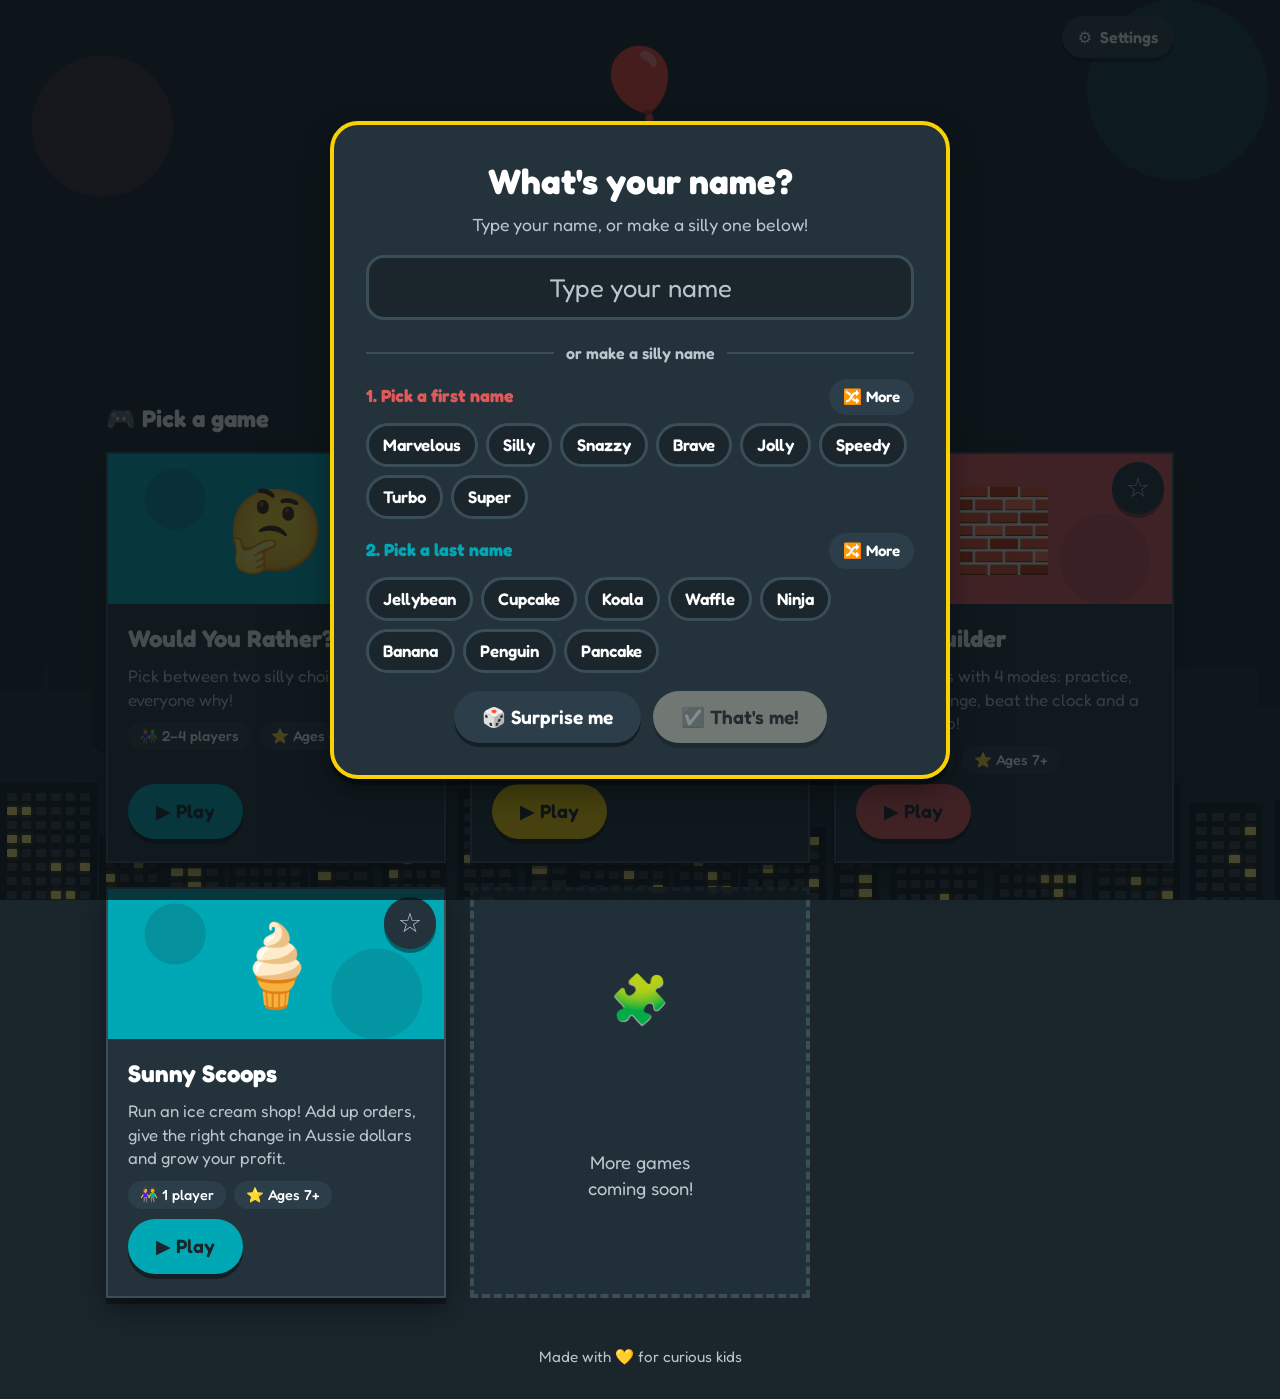
<file: index.html>
<!DOCTYPE html>
<html lang="en">
<head>
  <meta charset="UTF-8" />
  <meta name="viewport" content="width=device-width, initial-scale=1, viewport-fit=cover" />
  <meta name="theme-color" content="#1A252C" />
  <script src="assets/theme.js"></script>
  <script src="assets/sound.js"></script>
  <title>Kids Game Zone</title>
  <link rel="preconnect" href="https://fonts.googleapis.com" />
  <link rel="preconnect" href="https://fonts.gstatic.com" crossorigin />
  <link href="https://fonts.googleapis.com/css2?family=Fredoka:wght@400;500;600;700&display=swap" rel="stylesheet" />
  <link rel="stylesheet" href="assets/portal.css" />
  <style>
    header {
      text-align: center;
      padding: 48px 0 24px;
    }
    .logo {
      font-size: clamp(3rem, 10vw, 5rem);
      line-height: 1;
      display: inline-block;
      animation: bob 3s ease-in-out infinite;
    }
    h1 {
      margin: 12px 0 8px;
      font-size: clamp(2.2rem, 7vw, 3.6rem);
      font-weight: 700;
      letter-spacing: 0.5px;
    }
    h1 span:nth-child(1) { color: var(--coral); }
    h1 span:nth-child(2) { color: var(--yellow); }
    h1 span:nth-child(3) { color: var(--teal); }
    .tagline {
      margin: 0;
      font-size: clamp(1.1rem, 3.5vw, 1.4rem);
      color: var(--ink-soft);
    }
    .section-title {
      font-size: 1.5rem;
      margin: 32px 0 16px;
    }
    .games {
      display: grid;
      grid-template-columns: repeat(auto-fill, minmax(260px, 1fr));
      gap: 24px;
      padding-bottom: 48px;
    }
    .game-card {
      position: relative;
      min-width: 0;
      display: flex;
      flex-direction: column;
      background: var(--surface);
      border: 2px solid var(--line);
      border-radius: var(--radius);
      box-shadow: var(--shadow);
      text-decoration: none;
      color: inherit;
      overflow: hidden;
      transition: transform 0.15s ease;
    }
    .card-wrap { position: relative; display: flex; transition: transform 0.15s ease; }
    .card-wrap > .game-card { flex: 1; }
    .card-wrap:hover { transform: translateY(-4px) rotate(-0.5deg); }
    .card-wrap:has(.game-card:active) { transform: scale(0.98); }
    .fav {
      position: absolute; top: 10px; right: 10px; z-index: 1;
      width: 52px; height: 52px;
      display: grid; place-items: center;
      border: none; border-radius: 50%;
      background: var(--surface);
      color: var(--ink-soft);
      font-size: 1.7rem; line-height: 1;
      box-shadow: 0 4px 0 var(--press);
      transition: transform .12s ease, background-color .15s;
    }
    .fav:active { transform: scale(.9); }
    .fav[aria-pressed="true"] { background: var(--yellow); color: var(--on-yellow); }
    .fav[aria-pressed="true"] .star { animation: starPop .35s ease; }
    .fav-badge {
      position: absolute; top: 12px; left: 12px;
      background: var(--yellow); color: var(--on-yellow);
      font-size: .9rem; font-weight: 600;
      padding: 4px 12px; border-radius: 999px;
    }
    .game-art {
      height: 150px;
      display: grid;
      place-items: center;
      font-size: 5rem;
      background: var(--game-color);
      background-image: radial-gradient(circle at 20% 30%, rgba(26,37,44,.18) 0 30px, transparent 31px),
                        radial-gradient(circle at 80% 70%, rgba(26,37,44,.14) 0 45px, transparent 46px);
    }
    .game-body { padding: 18px 20px 22px; display: flex; flex-direction: column; gap: 10px; flex: 1; }
    .game-body h3 { margin: 0; font-size: 1.5rem; }
    .game-body p { margin: 0; color: var(--ink-soft); font-size: 1.05rem; }
    .tags { display: flex; gap: 8px; flex-wrap: wrap; }
    .tag {
      font-size: 0.9rem;
      background: var(--surface-2);
      color: var(--ink);
      padding: 4px 12px;
      border-radius: 999px;
      font-weight: 500;
    }
    .play {
      margin-top: auto;
      align-self: flex-start;
      background: var(--game-color);
      color: var(--game-on);
    }
    .coming-soon {
      display: grid;
      place-items: center;
      text-align: center;
      min-height: 280px;
      border: 4px dashed var(--line);
      border-radius: var(--radius);
      background: color-mix(in srgb, var(--surface) 88%, transparent);
      color: var(--ink-soft);
      font-size: 1.15rem;
      padding: 24px;
    }
    .coming-soon div { font-size: 3rem; }
    footer { text-align: center; color: var(--ink-soft); padding: 0 0 32px; font-size: 0.95rem; }

    /* ---------- Greeting ---------- */
    .hello {
      display: inline-flex; align-items: center; flex-wrap: wrap; justify-content: center;
      gap: 10px 14px;
      margin-top: 20px;
      padding: 10px 12px 10px 20px;
      background: var(--surface);
      border: 2px solid var(--line);
      border-radius: 999px;
      font-size: clamp(1.15rem, 3.8vw, 1.4rem);
      font-weight: 600;
      max-width: 100%;
    }
    .hello b { color: var(--yellow); overflow-wrap: anywhere; }

    /* ---------- Name dialog ---------- */
    .overlay {
      position: fixed; inset: 0; z-index: 50;
      background: var(--overlay);
      display: grid; place-items: center;
      padding: 16px;
      overflow-y: auto;
    }
    .overlay[hidden] { display: none; }
    .name-box {
      position: relative;
      width: 100%; max-width: 620px;
      background: var(--surface);
      border: 4px solid var(--yellow);
      border-radius: 28px;
      box-shadow: var(--shadow);
      padding: clamp(20px, 4vw, 32px);
      text-align: center;
      animation: popIn .3s cubic-bezier(.3,1.5,.5,1);
    }
    .name-box h2 { margin: 0 0 6px; font-size: clamp(1.6rem, 5.5vw, 2.2rem); }
    .name-box .sub { margin: 0 0 18px; color: var(--ink-soft); font-size: 1.1rem; }
    .close-x {
      position: absolute; top: 12px; right: 12px;
      width: 44px; height: 44px; border-radius: 50%;
      border: none; background: var(--surface-2); color: var(--ink);
      font-size: 1.3rem;
    }
    .name-input {
      width: 100%;
      font-size: clamp(1.3rem, 4.5vw, 1.6rem);
      font-weight: 600;
      text-align: center;
      padding: 14px 16px;
      border-radius: 18px;
      border: 3px solid var(--line);
      background: var(--bg);
      color: var(--ink);
    }
    .name-input:focus { outline: none; border-color: var(--yellow); }
    .name-input::placeholder { color: var(--ink-soft); font-weight: 400; }
    .divider { display: flex; align-items: center; gap: 12px; margin: 22px 0 14px; color: var(--ink-soft); font-weight: 600; }
    .divider::before, .divider::after { content: ""; flex: 1; height: 2px; background: var(--line); }
    .word-group { margin-bottom: 14px; text-align: left; }
    .word-head { display: flex; align-items: center; justify-content: space-between; gap: 8px; margin-bottom: 8px; }
    .word-head h3 { margin: 0; font-size: 1.1rem; }
    .word-group.first h3 { color: var(--coral); }
    .word-group.last h3 { color: var(--teal); }
    .more { border: none; background: var(--surface-2); color: var(--ink); border-radius: 999px; padding: 6px 14px; font-size: .95rem; font-weight: 600; min-height: 36px; }
    .words { display: flex; flex-wrap: wrap; gap: 8px; }
    .word {
      border: 3px solid var(--line);
      background: var(--bg);
      color: var(--ink);
      border-radius: 999px;
      padding: 8px 14px;
      font-size: 1.05rem;
      font-weight: 600;
      min-height: 44px;
      transition: transform .1s ease;
    }
    .word:active { transform: scale(.94); }
    .word-group.first .word.on { background: var(--coral); border-color: var(--coral); color: var(--on-coral); }
    .word-group.last .word.on { background: var(--teal); border-color: var(--teal); color: var(--on-teal); }
    .name-actions { display: flex; gap: 12px; justify-content: center; flex-wrap: wrap; margin-top: 18px; }
    /* ---------- Settings button (assets/settings.js) sits at the top right ---------- */
    header { position: relative; }
    .header-actions { position: absolute; top: 16px; right: 0; display: flex; gap: 8px; }
    @media (max-width: 520px) {
      header { padding-top: 64px; }
      .header-actions { top: 12px; }
    }

    @keyframes starPop { 0% { transform: scale(.4); } 70% { transform: scale(1.3); } 100% { transform: scale(1); } }
    @keyframes popIn { from { transform: scale(.85); opacity: 0; } to { transform: none; opacity: 1; } }
    @keyframes bob { 0%,100% { transform: translateY(0) rotate(-4deg);} 50% { transform: translateY(-10px) rotate(4deg);} }
  </style>
</head>
<body>
  <div class="wrap">
    <header>
      <div class="header-actions" data-settings-slot></div>
      <div class="logo" aria-hidden="true">🎈</div>
      <h1><span>Kids</span> <span>Game</span> <span>Zone</span></h1>
      <p class="tagline">Fun games to play together with family and friends!</p>
      <div class="hello" id="hello" hidden>
        <span>👋 Hi, <b id="helloName"></b>!</span>
        <button type="button" class="btn ghost small" id="changeName">✏️ Change name</button>
      </div>
    </header>

    <main>
      <h2 class="section-title">🎮 Pick a game</h2>
      <div class="games" id="games"></div>
    </main>

    <footer>Made with 💛 for curious kids</footer>
  </div>

  <!-- Name picker -->
  <div class="overlay" id="nameOverlay" hidden>
    <div class="name-box" role="dialog" aria-modal="true" aria-labelledby="nameTitle">
      <button type="button" class="close-x" id="nameClose" aria-label="Close">✕</button>
      <h2 id="nameTitle">What's your name?</h2>
      <p class="sub">Type your name, or make a silly one below!</p>
      <input class="name-input" id="nameInput" type="text" autocomplete="off" placeholder="Type your name" aria-label="Your name" />

      <div class="divider">or make a silly name</div>

      <div class="word-group first">
        <div class="word-head"><h3>1. Pick a first name</h3><button type="button" class="more" data-more="first">🔀 More</button></div>
        <div class="words" id="firstWords"></div>
      </div>
      <div class="word-group last">
        <div class="word-head"><h3>2. Pick a last name</h3><button type="button" class="more" data-more="last">🔀 More</button></div>
        <div class="words" id="lastWords"></div>
      </div>

      <div class="name-actions">
        <button type="button" class="btn ghost" id="surprise">🎲 Surprise me</button>
        <button type="button" class="btn yellow" id="saveName" disabled>✅ That's me!</button>
      </div>
    </div>
  </div>

  <script src="games.js"></script>
  <script src="assets/names.js"></script>
  <script src="assets/player.js"></script>
  <script>
    (function () {
      const grid = document.getElementById("games");
      const esc = (s) => String(s).replace(/[&<>"']/g, (c) => ({ "&": "&amp;", "<": "&lt;", ">": "&gt;", '"': "&quot;", "'": "&#39;" }[c]));
      const games = window.PORTAL_GAMES || [];
      // "yellow", "coral" and "teal" follow the chosen color theme
      const gameColors = (c) => ["yellow", "coral", "teal"].includes(c)
        ? `--game-color:var(--${c});--game-on:var(--on-${c})`
        : `--game-color:${esc(c || "var(--teal)")};--game-on:#1A252C`;
      // Favourite games (saved per device) are shown first, then the rest, each in games.js order.
      const FAV_KEY = "kgz.favourites";
      function loadFavs() {
        try {
          const v = JSON.parse(localStorage.getItem(FAV_KEY) || "[]");
          return Array.isArray(v) ? v.filter((x) => typeof x === "string") : [];
        } catch (e) { return []; }
      }
      function saveFavs(list) {
        try { localStorage.setItem(FAV_KEY, JSON.stringify(list)); } catch (e) { /* storage blocked */ }
      }
      let favs = loadFavs();

      function card(g) {
        const on = favs.includes(g.url);
        const label = (on ? "Remove " : "Add ") + g.title + (on ? " from favourites" : " to favourites");
        return `
        <div class="card-wrap">
        <a class="game-card" href="${esc(g.url)}" style="${gameColors(g.color)}">
          ${on ? `<span class="fav-badge">⭐ Favourite</span>` : ""}
          <div class="game-art" aria-hidden="true">${esc(g.emoji || "🎲")}</div>
          <div class="game-body">
            <h3>${esc(g.title)}</h3>
            <p>${esc(g.description)}</p>
            <div class="tags">
              ${g.players ? `<span class="tag">👫 ${esc(g.players)}</span>` : ""}
              ${g.age ? `<span class="tag">⭐ ${esc(g.age)}</span>` : ""}
            </div>
            <span class="btn play">▶ Play</span>
          </div>
        </a>
        <button type="button" class="fav" data-url="${esc(g.url)}" aria-pressed="${on}" aria-label="${esc(label)}" title="${on ? "Favourite" : "Mark as favourite"}"><span class="star" aria-hidden="true">${on ? "★" : "☆"}</span></button>
        </div>`;
      }

      function render(focusUrl) {
        const sorted = games.filter((g) => favs.includes(g.url)).concat(games.filter((g) => !favs.includes(g.url)));
        grid.innerHTML = sorted.map(card).join("") + `
        <div class="coming-soon"><div>🧩</div><p>More games<br>coming soon!</p></div>`;
        if (focusUrl) {
          const b = Array.from(grid.querySelectorAll(".fav")).find((x) => x.dataset.url === focusUrl);
          if (b) b.focus();
        }
      }

      grid.addEventListener("click", (e) => {
        const b = e.target.closest(".fav");
        if (!b) return;
        const url = b.dataset.url;
        favs = favs.includes(url) ? favs.filter((x) => x !== url) : favs.concat(url);
        saveFavs(favs);
        render(url);
      });
      render();
    })();

    /* ---------- Player name ---------- */
    (function () {
      const $ = (id) => document.getElementById(id);
      const lists = window.SILLY_NAMES || { first: [], last: [] };
      const SHOW = 8;
      const picked = { first: "", last: "" };
      const offset = { first: 0, last: 0 };
      const pools = {
        first: shuffle(lists.first),
        last: shuffle(lists.last)
      };
      const input = $("nameInput");
      input.maxLength = PlayerName.MAX;

      function shuffle(a) {
        a = a.slice();
        for (let i = a.length - 1; i > 0; i--) { const j = Math.floor(Math.random() * (i + 1)); [a[i], a[j]] = [a[j], a[i]]; }
        return a;
      }

      function renderWords(part) {
        const box = $(part + "Words");
        const pool = pools[part];
        const shown = [];
        for (let i = 0; i < Math.min(SHOW, pool.length); i++) shown.push(pool[(offset[part] + i) % pool.length]);
        if (picked[part] && !shown.includes(picked[part])) shown[0] = picked[part];
        box.innerHTML = "";
        shown.forEach((w) => {
          const b = document.createElement("button");
          b.type = "button";
          b.className = "word" + (w === picked[part] ? " on" : "");
          b.textContent = w;
          b.setAttribute("aria-pressed", String(w === picked[part]));
          b.addEventListener("click", () => {
            picked[part] = picked[part] === w ? "" : w;
            input.value = [picked.first, picked.last].filter(Boolean).join(" ");
            renderWords(part);
            updateSave();
          });
          box.appendChild(b);
        });
      }

      document.querySelectorAll(".more").forEach((btn) => {
        btn.addEventListener("click", () => {
          const part = btn.dataset.more;
          offset[part] = (offset[part] + SHOW) % Math.max(1, pools[part].length);
          renderWords(part);
        });
      });

      $("surprise").addEventListener("click", () => {
        const pick = (a) => a[Math.floor(Math.random() * a.length)];
        picked.first = pick(lists.first);
        picked.last = pick(lists.last);
        input.value = picked.first + " " + picked.last;
        renderWords("first");
        renderWords("last");
        updateSave();
      });

      input.addEventListener("input", () => {
        // typing your own name clears the silly-name picks
        if (input.value !== [picked.first, picked.last].filter(Boolean).join(" ")) {
          picked.first = picked.last = "";
          renderWords("first");
          renderWords("last");
        }
        updateSave();
      });
      input.addEventListener("keydown", (e) => {
        if (e.key !== "Enter") return;
        e.preventDefault(); // stop the same key press from re-opening the dialog
        if (!$("saveName").disabled) save();
      });

      function updateSave() { $("saveName").disabled = !input.value.trim(); }

      function open() {
        const current = PlayerName.get();
        input.value = current;
        picked.first = picked.last = "";
        renderWords("first");
        renderWords("last");
        updateSave();
        $("nameClose").hidden = !current; // first visit: a name is needed
        $("nameOverlay").hidden = false;
        document.body.style.overflow = "hidden";
      }
      function close() {
        $("nameOverlay").hidden = true;
        document.body.style.overflow = "";
        $("changeName").focus();
      }
      function save() {
        const name = PlayerName.set(input.value);
        if (!name) return;
        showHello(name);
        close();
      }
      function showHello(name) {
        $("helloName").textContent = name;
        $("hello").hidden = false;
      }

      $("saveName").addEventListener("click", save);
      $("nameClose").addEventListener("click", close);
      $("changeName").addEventListener("click", open);
      document.addEventListener("keydown", (e) => {
        if (e.key === "Escape" && !$("nameOverlay").hidden && !$("nameClose").hidden) close();
      });

      const saved = PlayerName.get();
      if (saved) showHello(saved); else open();
    })();
  </script>
  <script src="assets/music.js"></script>
  <script src="assets/settings.js"></script>
  <script src="assets/skyline.js"></script>
</body>
</html>
</file>
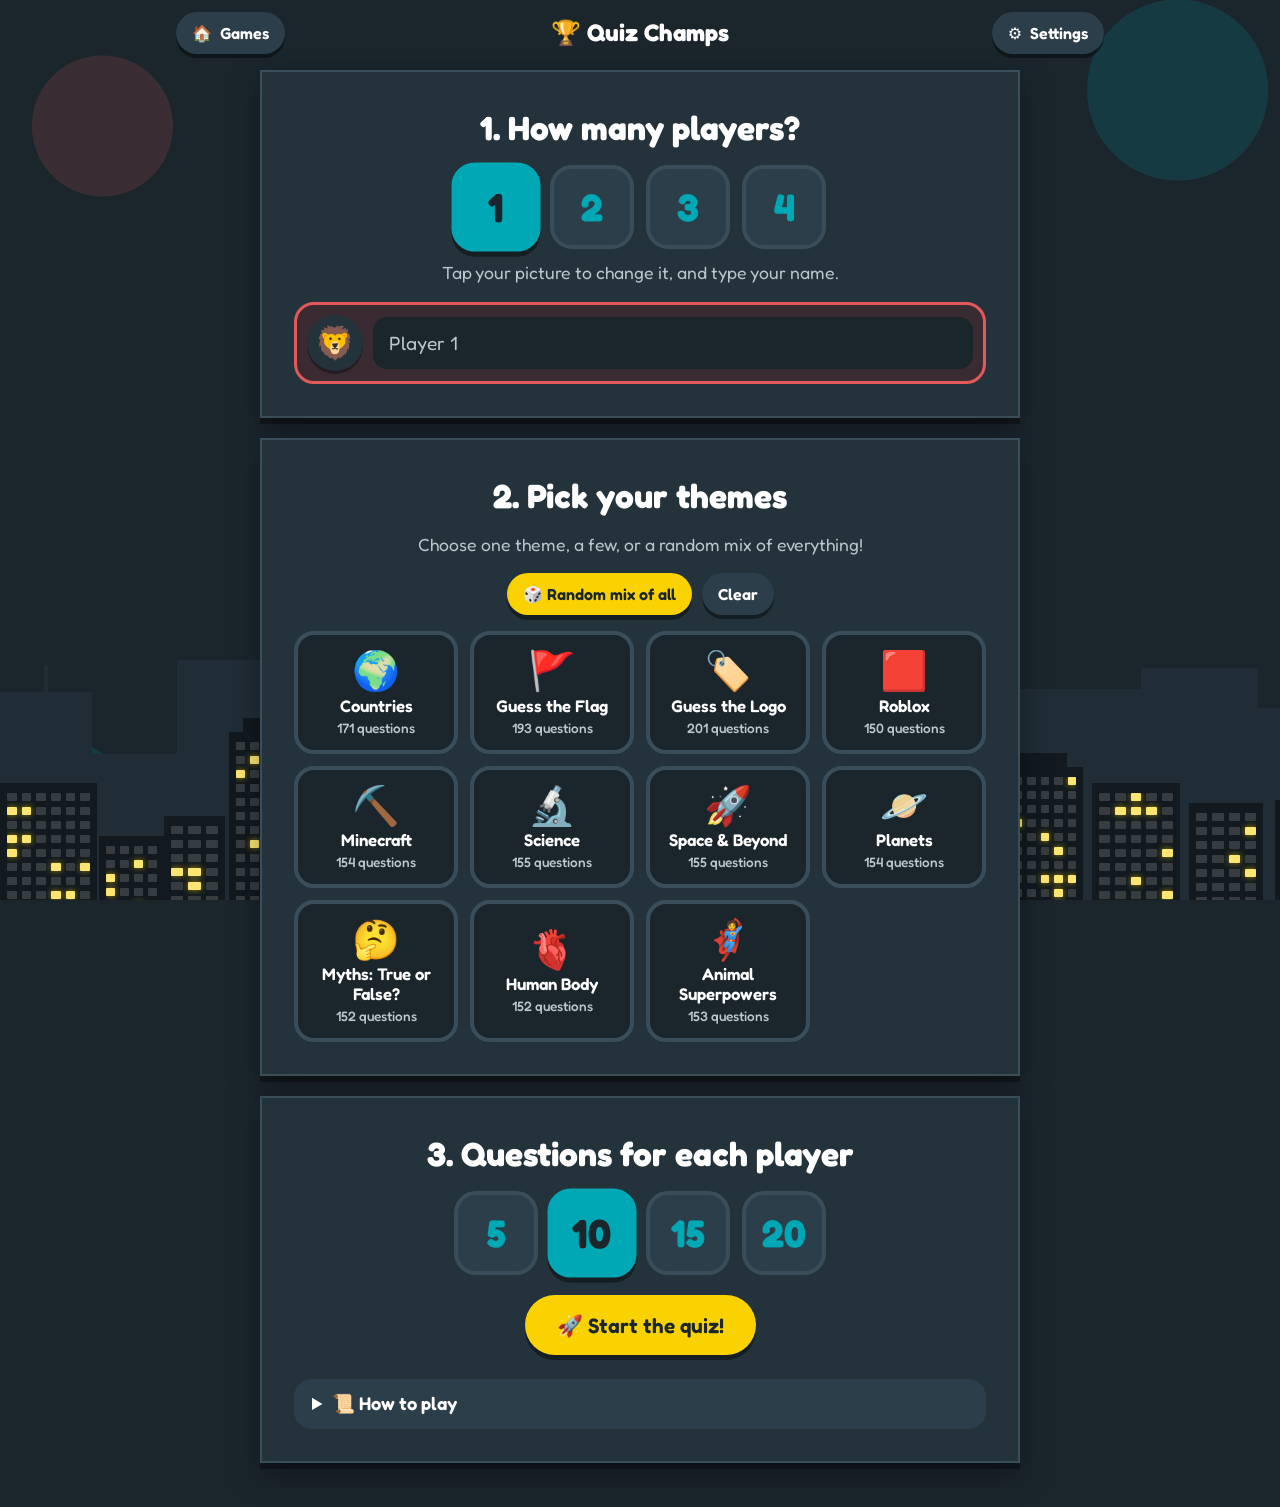
<file: games/quiz/index.html>
<!DOCTYPE html>
<html lang="en">
<head>
  <meta charset="UTF-8" />
  <meta name="viewport" content="width=device-width, initial-scale=1, viewport-fit=cover" />
  <meta name="theme-color" content="#1A252C" />
  <script src="../../assets/theme.js"></script>
  <script src="../../assets/sound.js"></script>
  <title>Quiz Champs</title>
  <link rel="preconnect" href="https://fonts.googleapis.com" />
  <link rel="preconnect" href="https://fonts.gstatic.com" crossorigin />
  <link href="https://fonts.googleapis.com/css2?family=Fredoka:wght@400;500;600;700&display=swap" rel="stylesheet" />
  <link rel="stylesheet" href="../../assets/portal.css" />
  <link rel="stylesheet" href="quiz.css" />
</head>
<body>
  <div class="wrap app">
    <nav class="topbar">
      <a class="btn ghost small" href="../../" aria-label="All games">🏠 <span class="lbl">Games</span></a>
      <div class="title">🏆 Quiz Champs</div>
      <div class="topbar-right" data-settings-slot>
        <button class="btn ghost small hidden" id="endBtn" type="button" aria-label="End the game">🏁 <span class="lbl">End</span></button>
      </div>
    </nav>

    <!-- ============ SETUP ============ -->
    <section id="setup" class="screen">
      <div class="panel">
        <h1>1. How many players?</h1>
        <div class="count-picker" id="countPicker" role="radiogroup" aria-label="Number of players">
          <button type="button" class="count" data-count="1" role="radio">1</button>
          <button type="button" class="count" data-count="2" role="radio">2</button>
          <button type="button" class="count" data-count="3" role="radio">3</button>
          <button type="button" class="count" data-count="4" role="radio">4</button>
        </div>
        <p class="hint">Tap your picture to change it, and type your name.</p>
        <div id="playerInputs" class="player-inputs"></div>
      </div>

      <div class="panel">
        <h1>2. Pick your themes</h1>
        <p class="hint">Choose one theme, a few, or a random mix of everything!</p>
        <div class="theme-actions">
          <button type="button" class="btn yellow small" id="mixAll">🎲 Random mix of all</button>
          <button type="button" class="btn ghost small" id="clearThemes">Clear</button>
        </div>
        <div class="themes" id="themeGrid"><p class="hint">Loading themes…</p></div>
      </div>

      <div class="panel">
        <h1>3. Questions for each player</h1>
        <div class="count-picker" id="lengthPicker" role="radiogroup" aria-label="Questions for each player">
          <button type="button" class="count wide" data-len="5" role="radio">5</button>
          <button type="button" class="count wide" data-len="10" role="radio">10</button>
          <button type="button" class="count wide" data-len="15" role="radio">15</button>
          <button type="button" class="count wide" data-len="20" role="radio">20</button>
        </div>
        <p class="setup-error hidden" id="setupError" role="alert"></p>
        <button class="btn yellow big start" id="startBtn" type="button">🚀 Start the quiz!</button>

        <details class="rules">
          <summary>📜 How to play</summary>
          <ol>
            <li>Players take turns. On your turn, read the question and tap your answer.</li>
            <li>Every right answer scores <b>1 point</b>.</li>
            <li>🔥 Get <b>5 in a row</b> right and you win <b>1 bonus point</b>.</li>
            <li>🔥🔥 Get <b>10 in a row</b> right and you win <b>2 more bonus points</b>. Then a new streak begins!</li>
            <li>A wrong answer resets your streak to zero.</li>
            <li>The player with the most points at the end wins!</li>
          </ol>
        </details>
      </div>
    </section>

    <!-- ============ GAME ============ -->
    <section id="game" class="screen hidden">
      <div class="scoreboard" id="scoreboard"></div>

      <div class="qcard" id="qcard">
        <div class="qmeta">
          <span class="theme-tag" id="themeTag"></span>
          <span class="qcount" id="qCount"></span>
        </div>
        <p class="turn" id="turnMsg"></p>
        <h2 class="question" id="questionText"></h2>
        <div class="qimage hidden" id="qImageWrap">
          <!-- Shown only when the question has an Image link -->
          <img id="qImage" alt="" hidden />
          <div class="img-error hidden" id="imgError">
            <p>😕 This picture didn't load. Are you online?</p>
            <button type="button" class="btn ghost small" id="skipBtn">⏭️ Skip this question</button>
          </div>
        </div>
        <button type="button" class="btn ghost small speak" id="speakBtn">🔊 Read it to me</button>
        <div class="answers" id="answers"></div>
        <div class="feedback hidden" id="feedback" aria-live="polite"></div>
        <button class="btn yellow big next hidden" id="nextBtn" type="button">Next ➜</button>
      </div>
    </section>

    <!-- ============ END ============ -->
    <section id="end" class="screen hidden">
      <div class="panel">
        <div class="trophy" id="trophy">🏆</div>
        <h1 id="winnerText"></h1>
        <p class="hint" id="winnerSub"></p>
        <ol class="leaderboard" id="leaderboard"></ol>
        <div class="end-actions">
          <button class="btn yellow big" id="againBtn" type="button">🔁 Play again</button>
          <button class="btn ghost big" id="changeBtn" type="button">🎨 Change themes</button>
        </div>
      </div>
      <div class="confetti" id="confetti" aria-hidden="true"></div>
    </section>
  </div>

  <!--
    QUESTION THEMES are JSON files in /themes, listed in themes/themes.json.
    Each question looks like this:
      { "Question": "...", "Image": "picture link or empty", "Answer": "...", "Choices": ["...", "...", "...", "..."] }
  -->

  <script src="../../assets/player.js"></script>
  <script src="quiz.js"></script>
  <script src="../../assets/music.js"></script>
  <script src="../../assets/settings.js"></script>
  <script src="../../assets/skyline.js"></script>
</body>
</html>
</file>
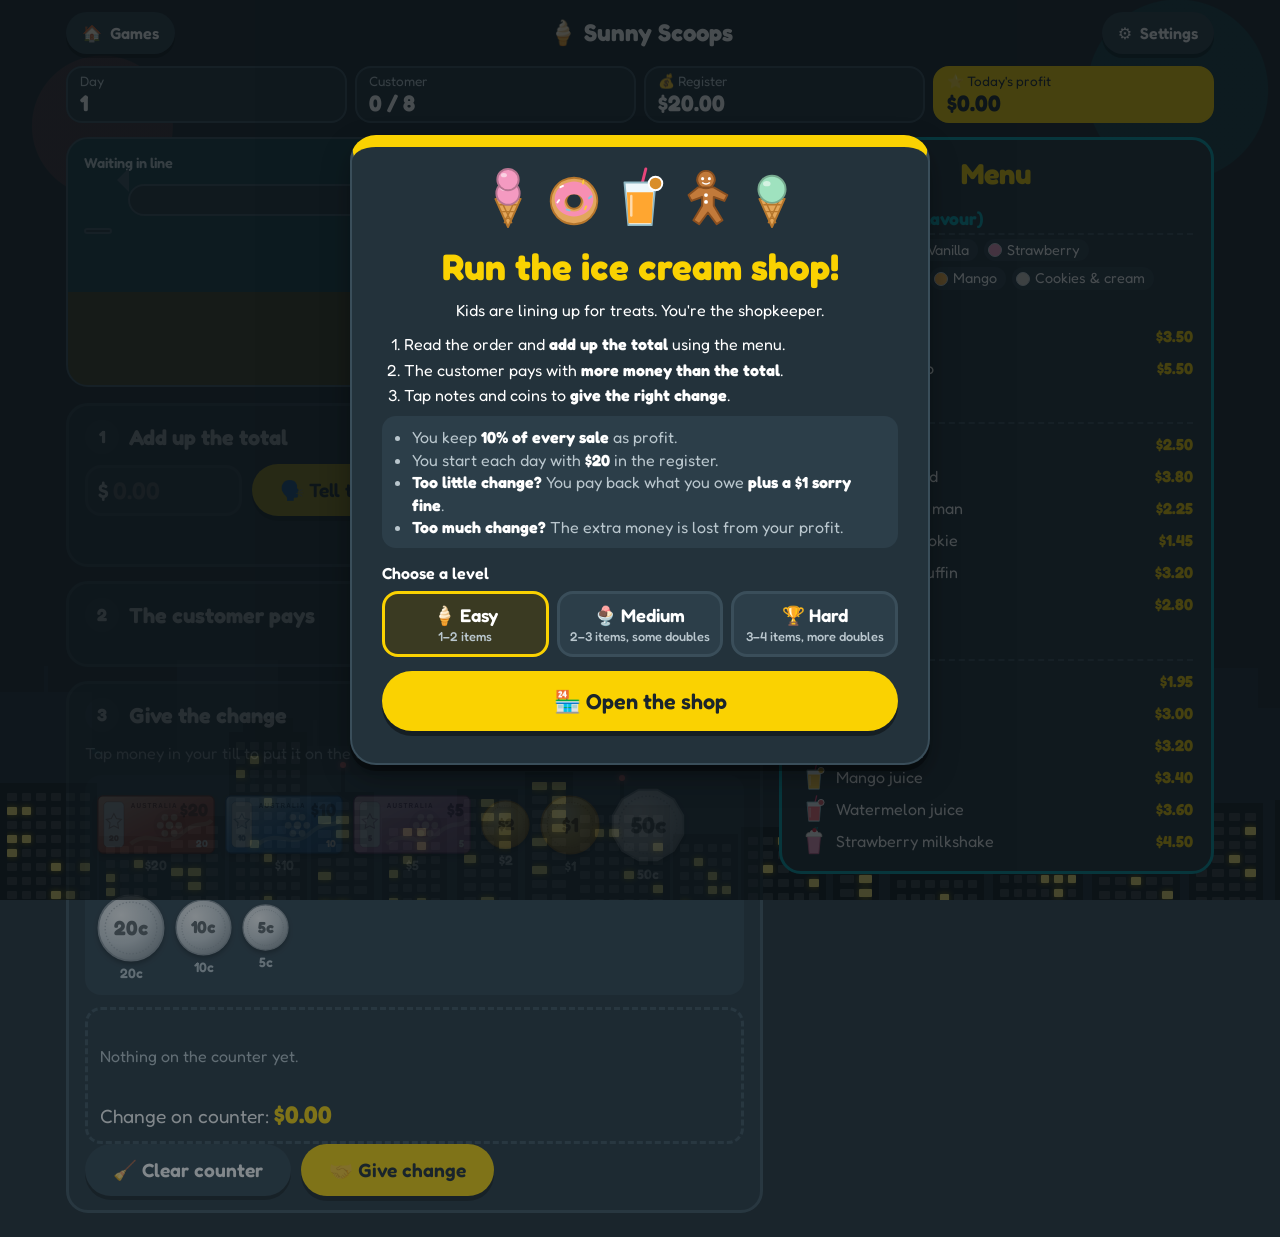
<file: games/sunny-scoops/index.html>
<!DOCTYPE html>
<html lang="en-AU">
<head>
  <meta charset="UTF-8" />
  <meta name="viewport" content="width=device-width, initial-scale=1, viewport-fit=cover" />
  <meta name="theme-color" content="#1A252C" />
  <script src="../../assets/theme.js"></script>
  <script src="../../assets/sound.js"></script>
  <title>Sunny Scoops</title>
  <link rel="preconnect" href="https://fonts.googleapis.com" />
  <link rel="preconnect" href="https://fonts.gstatic.com" crossorigin />
  <link href="https://fonts.googleapis.com/css2?family=Fredoka:wght@400;500;600;700&display=swap" rel="stylesheet" />
  <link rel="stylesheet" href="../../assets/portal.css" />
  <link rel="stylesheet" href="style.css" />
</head>
<body>
  <div class="wrap app">
    <nav class="topbar">
      <a class="btn ghost small" href="../../" aria-label="All games">🏠 <span class="lbl">Games</span></a>
      <div class="title">🍦 Sunny Scoops</div>
      <div class="topbar-right" data-settings-slot>
        <button class="btn ghost small hidden" id="closeShopBtn" type="button" aria-label="Close the shop">🏁 <span class="lbl">Close shop</span></button>
      </div>
    </nav>

    <div class="hud" aria-live="polite">
      <div class="hud-box"><span class="label">Day</span><span class="val" id="statDay">1</span></div>
      <div class="hud-box"><span class="label">Customer</span><span class="val" id="statCust">0 / 8</span></div>
      <div class="hud-box"><span class="label">💰 Register</span><span class="val" id="statRegister">$20.00</span></div>
      <div class="hud-box profit"><span class="label">⭐ Today's profit</span><span class="val" id="statProfit">$0.00</span></div>
    </div>

    <main id="game" class="game">
      <section class="scene" aria-label="Shop">
        <div class="queue-wrap">
          <span class="queue-label">Waiting in line</span>
          <div class="queue" id="queue"></div>
        </div>
        <div class="customer-row">
          <div class="customer">
            <div class="avatar" id="avatar"></div>
            <div class="cust-name" id="custName"></div>
          </div>
          <div class="bubble" id="bubble" aria-live="polite"></div>
        </div>
      </section>

      <aside class="menu-board" aria-label="Menu and prices">
        <h2>Menu</h2>
        <div id="menu"></div>
      </aside>

      <section class="counter" aria-label="Counter">
        <div class="step" id="stepTotal">
          <h3><span class="num">1</span> Add up the total</h3>
          <form class="row" id="totalForm" autocomplete="off">
            <label class="money-input">
              <span>$</span>
              <input id="totalInput" inputmode="decimal" placeholder="0.00" aria-label="Total amount in dollars" />
            </label>
            <button class="btn yellow" type="submit" id="checkTotalBtn">🗣️ Tell the customer</button>
            <button class="btn ghost" type="button" id="hintBtn">🔍 Show each price</button>
          </form>
          <div class="feedback" id="totalFeedback" aria-live="polite"></div>
          <div class="working" id="working" hidden></div>
        </div>

        <div class="step" id="stepPaid">
          <h3><span class="num">2</span> The customer pays</h3>
          <div class="paid-money" id="paidMoney"></div>
          <p class="paid-text" id="paidText"></p>
        </div>

        <div class="step" id="stepChange">
          <h3><span class="num">3</span> Give the change</h3>
          <p class="tip">Tap money in your till to put it on the counter. Tap money on the counter to put it back.</p>
          <div class="till" id="till"></div>
          <div class="tray-wrap">
            <div class="tray" id="tray"></div>
            <div class="tray-sum">Change on counter: <strong id="traySum">$0.00</strong></div>
          </div>
          <div class="row">
            <button class="btn ghost" type="button" id="clearBtn">🧹 Clear counter</button>
            <button class="btn yellow" type="button" id="giveBtn">🤝 Give change</button>
          </div>
        </div>

        <div class="result" id="result" hidden></div>
      </section>
    </main>
  </div>

  <div class="overlay" id="startScreen">
    <div class="card">
      <div class="card-art" id="startArt" aria-hidden="true"></div>
      <h2 id="hello">Run the ice cream shop!</h2>
      <p>Kids are lining up for treats. You're the shopkeeper.</p>
      <ol class="rules">
        <li>Read the order and <b>add up the total</b> using the menu.</li>
        <li>The customer pays with <b>more money than the total</b>.</li>
        <li>Tap notes and coins to <b>give the right change</b>.</li>
      </ol>
      <ul class="money-rules">
        <li>You keep <b>10% of every sale</b> as profit.</li>
        <li>You start each day with <b>$20</b> in the register.</li>
        <li><b>Too little change?</b> You pay back what you owe <b>plus a $1 sorry fine</b>.</li>
        <li><b>Too much change?</b> The extra money is lost from your profit.</li>
      </ul>
      <p class="pick-label">Choose a level</p>
      <div class="levels" role="radiogroup" aria-label="Level">
        <button class="level" type="button" data-level="easy" role="radio">🍦 Easy<small>1–2 items</small></button>
        <button class="level" type="button" data-level="medium" role="radio">🍨 Medium<small>2–3 items, some doubles</small></button>
        <button class="level" type="button" data-level="hard" role="radio">🏆 Hard<small>3–4 items, more doubles</small></button>
      </div>
      <button class="btn yellow big" type="button" id="startBtn">🏪 Open the shop</button>
      <p class="best" id="bestLine"></p>
    </div>
  </div>

  <div class="overlay" id="dayEnd" hidden>
    <div class="card">
      <h2 id="dayEndTitle">Closing time!</h2>
      <div class="stars" id="stars" aria-hidden="true"></div>
      <div class="summary" id="summary"></div>
      <div class="row center">
        <button class="btn ghost" type="button" id="levelBtn">⚙️ Change level</button>
        <button class="btn yellow" type="button" id="nextDayBtn">☀️ Start next day</button>
      </div>
    </div>
  </div>

  <script src="../../assets/player.js"></script>
  <script src="game.js"></script>
  <script src="../../assets/music.js"></script>
  <script src="../../assets/settings.js"></script>
  <script src="../../assets/skyline.js"></script>
</body>
</html>
</file>
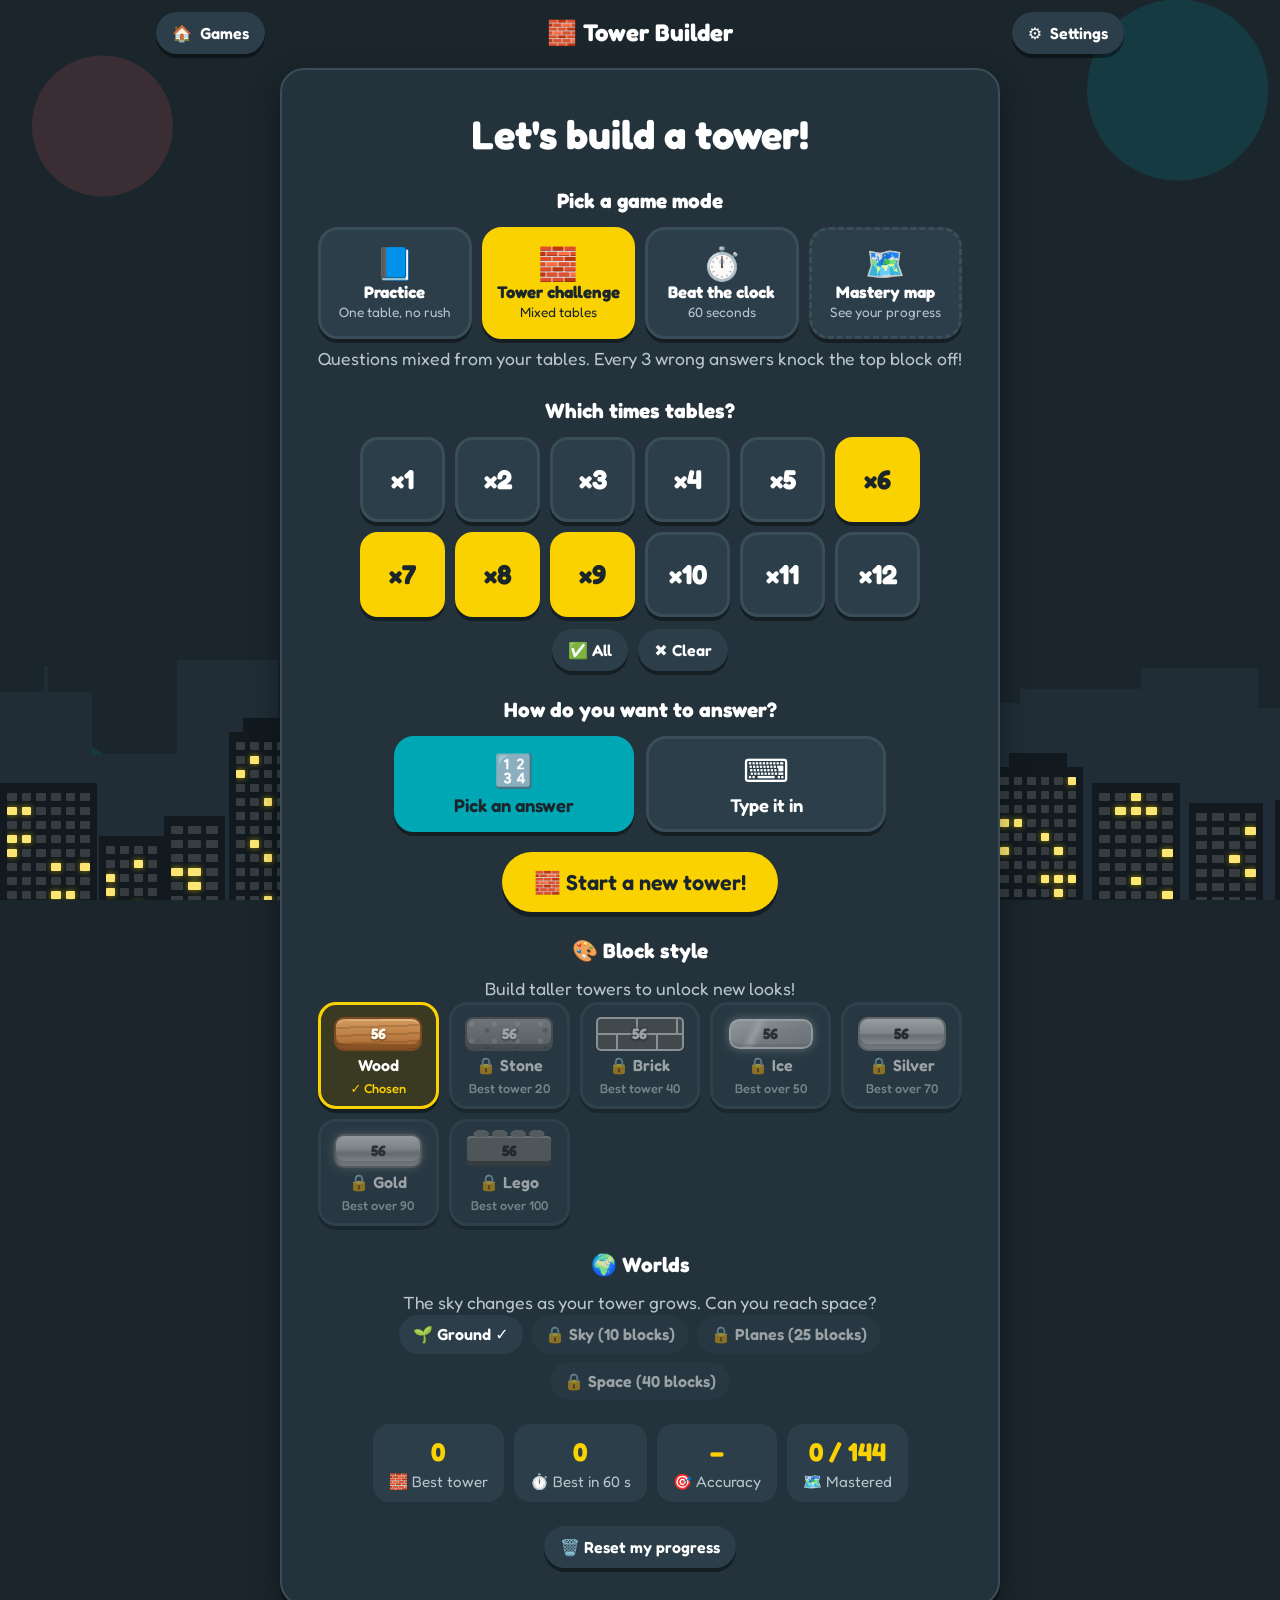
<file: games/tower-builder/index.html>
<!DOCTYPE html>
<html lang="en">
<head>
  <meta charset="UTF-8" />
  <meta name="viewport" content="width=device-width, initial-scale=1, viewport-fit=cover" />
  <meta name="theme-color" content="#1A252C" />
  <script src="../../assets/theme.js"></script>
  <script src="../../assets/sound.js"></script>
  <title>Tower Builder</title>
  <link rel="preconnect" href="https://fonts.googleapis.com" />
  <link rel="preconnect" href="https://fonts.gstatic.com" crossorigin />
  <link href="https://fonts.googleapis.com/css2?family=Fredoka:wght@400;500;600;700&display=swap" rel="stylesheet" />
  <link rel="stylesheet" href="../../assets/portal.css" />
  <link rel="stylesheet" href="style.css" />
</head>
<body>
  <div class="wrap app">
    <nav class="topbar">
      <a class="btn ghost small" href="../../" aria-label="All games">🏠 <span class="lbl">Games</span></a>
      <div class="title">🧱 Tower Builder</div>
      <div class="topbar-right" data-settings-slot>
        <button class="btn ghost small hidden" id="finishBtn" type="button" aria-label="Finish">🏁 <span class="lbl">Finish</span></button>
      </div>
    </nav>

    <!-- ============ MENU ============ -->
    <section id="menu" class="screen">
      <div class="panel">
        <h1 id="hello">Let's build a tower!</h1>

        <h2>Pick a game mode</h2>
        <div class="kinds" role="radiogroup" aria-label="Game mode">
          <button type="button" class="kind" data-kind="practice" role="radio">
            <span class="kind-emoji">📘</span><b>Practice</b><small>One table, no rush</small>
          </button>
          <button type="button" class="kind" data-kind="challenge" role="radio">
            <span class="kind-emoji">🧱</span><b>Tower challenge</b><small>Mixed tables</small>
          </button>
          <button type="button" class="kind" data-kind="clock" role="radio">
            <span class="kind-emoji">⏱️</span><b>Beat the clock</b><small>60 seconds</small>
          </button>
          <button type="button" class="kind map-kind" id="openMapBtn">
            <span class="kind-emoji">🗺️</span><b>Mastery map</b><small>See your progress</small>
          </button>
        </div>
        <p class="hint" id="kindHint"></p>

        <h2 id="tablesTitle">Which times tables?</h2>
        <div class="tables" id="tables" role="group" aria-label="Times tables to practise"></div>
        <div class="row-actions" id="tableActions">
          <button class="btn ghost small" id="allBtn" type="button">✅ All</button>
          <button class="btn ghost small" id="noneBtn" type="button">✖️ Clear</button>
        </div>

        <h2>How do you want to answer?</h2>
        <div class="modes" role="radiogroup" aria-label="Answer style">
          <button type="button" class="mode" data-mode="choice" role="radio">
            <span class="mode-emoji">🔢</span><span>Pick an answer</span>
          </button>
          <button type="button" class="mode" data-mode="pad" role="radio">
            <span class="mode-emoji">⌨️</span><span>Type it in</span>
          </button>
        </div>

        <p class="warn hidden" id="pickWarn">Pick at least one times table!</p>
        <div class="end-actions">
          <button class="btn teal big hidden" id="continueBtn" type="button">▶️ Keep building</button>
          <button class="btn yellow big" id="startBtn" type="button">🧱 Start!</button>
        </div>

        <h2>🎨 Block style</h2>
        <p class="hint">Build taller towers to unlock new looks!</p>
        <div class="style-grid" id="styleGrid" role="group" aria-label="Block style"></div>
        <p class="hint" id="styleMsg" aria-live="polite"></p>

        <h2>🌍 Worlds</h2>
        <p class="hint">The sky changes as your tower grows. Can you reach space?</p>
        <div class="worlds" id="worlds"></div>

        <div class="stats" id="menuStats"></div>
        <div class="tricky hidden" id="trickyBox">
          <h3>🎯 Tricky facts (they'll come up more often)</h3>
          <div class="tricky-list" id="trickyList"></div>
        </div>
        <button class="btn ghost small reset" id="resetBtn" type="button">🗑️ Reset my progress</button>
      </div>
    </section>

    <!-- ============ MASTERY MAP ============ -->
    <section id="map" class="screen hidden">
      <div class="panel map-panel">
        <h1>🗺️ Mastery map</h1>
        <p class="hint">Every square is one question. Get it right <b>3 times in a row</b> to turn it green!</p>
        <div class="map-counts" id="mapCounts"></div>
        <div class="map-scroll">
          <div class="map-grid" id="mapGrid" role="grid" aria-label="All 144 times table questions"></div>
        </div>
        <p class="map-detail" id="mapDetail" aria-live="polite">Tap a square to see how it's going. Tap a row number to practise that table.</p>
        <div class="end-actions">
          <button class="btn yellow big" id="mapBackBtn" type="button">⬅️ Back</button>
        </div>
      </div>
    </section>

    <!-- ============ GAME ============ -->
    <section id="game" class="screen hidden">
      <div class="hud">
        <div class="hud-item"><span class="hud-label">Tower</span><span class="hud-value" id="heightVal">0</span></div>
        <div class="hud-item" id="bestItem"><span class="hud-label">🏆 Best</span><span class="hud-value" id="bestVal">0</span></div>
        <div class="hud-item" id="rightItem"><span class="hud-label">✓ Right</span><span class="hud-value" id="rightVal">0</span></div>
        <div class="hud-item oops" id="oopsItem" aria-label="Wrong answers (3 knock off a block)">
          <span class="hud-label">Oops</span>
          <span class="oops-dots" id="oopsDots"><i></i><i></i><i></i></span>
        </div>
        <div class="hud-item time" id="timeItem"><span class="hud-label">⏱️ Time</span><span class="hud-value" id="timeVal">60</span></div>
        <div class="hud-item" id="tableItem"><span class="hud-label">Table</span><span class="hud-value" id="tableVal">×4</span></div>
      </div>

      <div class="play">
        <div class="tower-box" id="towerBox">
          <div class="tower-scroll" id="towerScroll" tabindex="0" aria-label="Your tower. Scroll to look up and down.">
            <div class="world" id="world" aria-hidden="true">
              <div class="stack" id="stack" data-style="wood">
                <div class="best-line hidden" id="bestLine"><span>🏆 Best</span></div>
              </div>
            </div>
          </div>
          <div class="zone-badge" id="zoneBadge" aria-live="polite">🌱 Ground</div>
          <div class="scroll-btns">
            <button type="button" class="scroll-btn hidden" id="toTopBtn" aria-label="Scroll to the top of the tower">⬆️</button>
            <button type="button" class="scroll-btn hidden" id="toGroundBtn" aria-label="Scroll down to the ground">⬇️</button>
          </div>
          <div class="tower-empty" id="towerEmpty">Answer a question to place your first block!</div>
        </div>

        <div class="ask">
          <div class="question" id="question" aria-live="polite">
            <span id="qText">7 × 8</span> <span class="eq">=</span> <span class="slot" id="slot">?</span>
          </div>
          <p class="feedback" id="feedback" aria-live="polite">&nbsp;</p>

          <div class="choices hidden" id="choices"></div>

          <div class="pad hidden" id="pad">
            <button type="button" data-key="1">1</button>
            <button type="button" data-key="2">2</button>
            <button type="button" data-key="3">3</button>
            <button type="button" data-key="4">4</button>
            <button type="button" data-key="5">5</button>
            <button type="button" data-key="6">6</button>
            <button type="button" data-key="7">7</button>
            <button type="button" data-key="8">8</button>
            <button type="button" data-key="9">9</button>
            <button type="button" data-key="back" class="pad-back" aria-label="Delete">⌫</button>
            <button type="button" data-key="0">0</button>
            <button type="button" data-key="enter" class="pad-ok" aria-label="Check answer">✓</button>
          </div>
        </div>
      </div>
    </section>

    <!-- ============ END ============ -->
    <section id="end" class="screen hidden">
      <div class="panel">
        <div class="trophy" id="endEmoji">🏗️</div>
        <h1 id="endTitle">Great building!</h1>
        <div class="end-stats" id="endStats"></div>
        <div class="tricky hidden" id="endUnlockBox">
          <h3>🔓 Unlocked!</h3>
          <div class="tricky-list" id="endUnlocks"></div>
        </div>
        <div class="tricky hidden" id="endTrickyBox">
          <h3>📚 Practise these next time</h3>
          <div class="tricky-list" id="endTricky"></div>
        </div>
        <div class="end-actions">
          <button class="btn yellow big" id="againBtn" type="button">🔁 Play again</button>
          <button class="btn ghost big" id="menuBtn" type="button">⚙️ Change mode</button>
          <button class="btn ghost big" id="endMapBtn" type="button">🗺️ Mastery map</button>
        </div>
      </div>
    </section>
  </div>

  <script src="../../assets/player.js"></script>
  <script src="game.js"></script>
  <script src="../../assets/music.js"></script>
  <script src="../../assets/settings.js"></script>
  <script src="../../assets/skyline.js"></script>
</body>
</html>
</file>
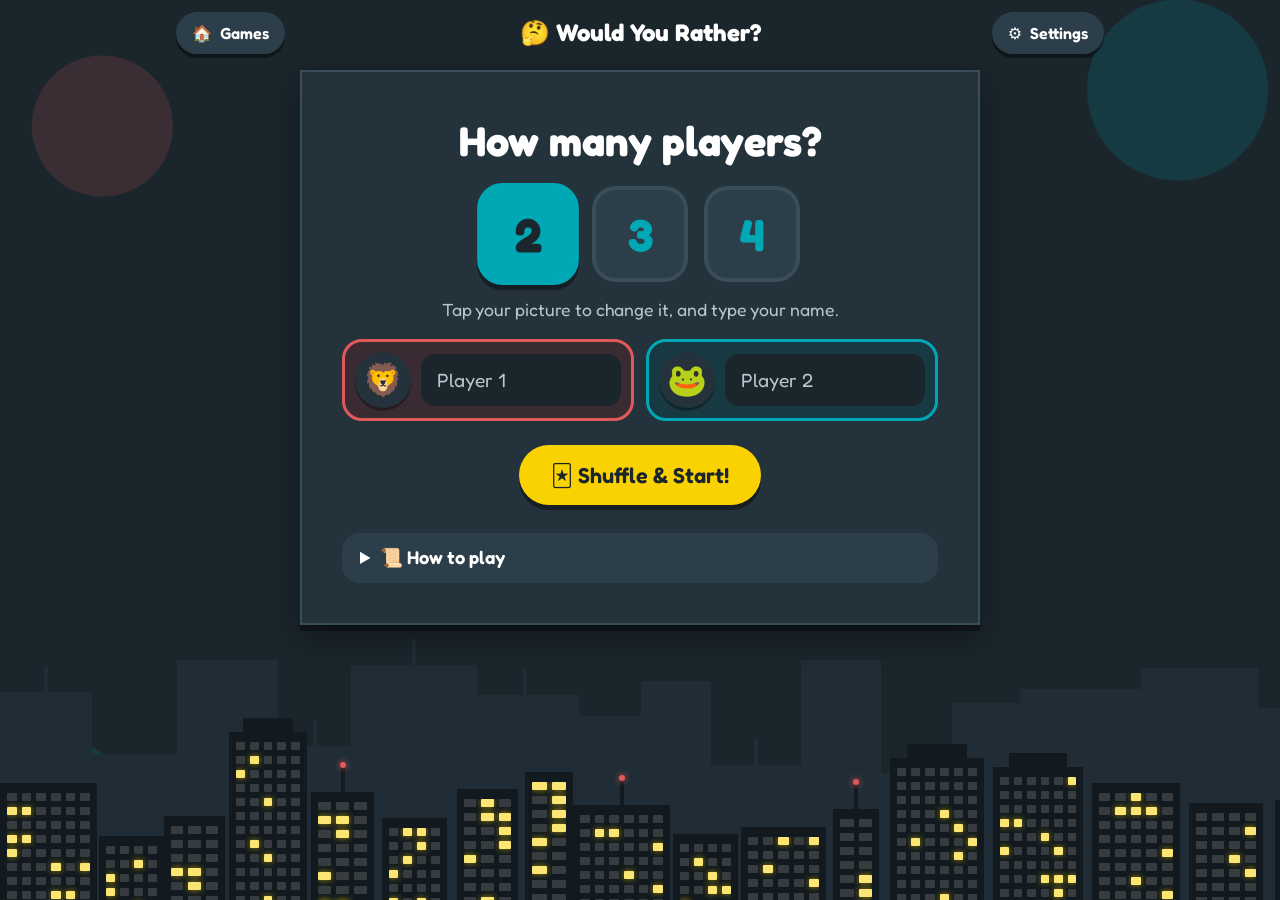
<file: games/would-you-rather/index.html>
<!DOCTYPE html>
<html lang="en">
<head>
  <meta charset="UTF-8" />
  <meta name="viewport" content="width=device-width, initial-scale=1, viewport-fit=cover" />
  <meta name="theme-color" content="#1A252C" />
  <script src="../../assets/theme.js"></script>
  <script src="../../assets/sound.js"></script>
  <title>Would You Rather?</title>
  <link rel="preconnect" href="https://fonts.googleapis.com" />
  <link rel="preconnect" href="https://fonts.gstatic.com" crossorigin />
  <link href="https://fonts.googleapis.com/css2?family=Fredoka:wght@400;500;600;700&display=swap" rel="stylesheet" />
  <link rel="stylesheet" href="../../assets/portal.css" />
  <link rel="stylesheet" href="game.css" />
</head>
<body>
  <div class="wrap app">
    <nav class="topbar">
      <a class="btn ghost small" href="../../" aria-label="All games">🏠 <span class="lbl">Games</span></a>
      <div class="title">🤔 Would You Rather?</div>
      <div class="topbar-right" data-settings-slot>
        <button class="btn ghost small hidden" id="endBtn" type="button" aria-label="End the game">🏁 <span class="lbl">End</span></button>
      </div>
    </nav>

    <!-- ============ SETUP SCREEN ============ -->
    <section id="setup" class="screen">
      <div class="panel">
        <h1>How many players?</h1>
        <div class="count-picker" role="radiogroup" aria-label="Number of players">
          <button type="button" class="count" data-count="2" role="radio">2</button>
          <button type="button" class="count" data-count="3" role="radio">3</button>
          <button type="button" class="count" data-count="4" role="radio">4</button>
        </div>
        <p class="hint">Tap your picture to change it, and type your name.</p>
        <div id="playerInputs" class="player-inputs"></div>
        <button class="btn yellow big" id="startBtn" type="button">🃏 Shuffle &amp; Start!</button>

        <details class="rules">
          <summary>📜 How to play</summary>
          <ol>
            <li><b>Shuffle and place:</b> The cards are shuffled and the deck goes face down in the middle.</li>
            <li><b>Ask the question:</b> Draw a card and read the two choices out loud.</li>
            <li><b>Choose and share:</b> Every player picks Option A or Option B and explains why. There are no right or wrong answers!</li>
            <li><b>Pass the turn:</b> Pass the deck to the next player and play again.</li>
          </ol>
        </details>
      </div>
    </section>

    <!-- ============ GAME SCREEN ============ -->
    <section id="game" class="screen hidden">
      <div class="players-strip" id="playersStrip"></div>

      <p class="turn-msg" id="turnMsg" aria-live="polite"></p>

      <div class="table">
        <div class="deck-area">
          <button type="button" class="deck" id="deck" aria-label="Draw a card">
            <span class="deck-card c3"></span>
            <span class="deck-card c2"></span>
            <span class="deck-card c1"><span class="deck-face">?</span></span>
          </button>
          <div class="deck-count" id="deckCount"></div>
        </div>

        <div class="card-area hidden" id="cardArea">
          <div class="flip" id="flip">
            <div class="flip-inner">
              <div class="flip-back"><span>?</span></div>
              <div class="flip-front">
                <div class="wyr">Would you rather…</div>
                <div class="options">
                  <div class="option a">
                    <div class="opt-label">A</div>
                    <div class="opt-text" id="optA"></div>
                    <div class="voters" id="votersA"></div>
                  </div>
                  <div class="or">or</div>
                  <div class="option b">
                    <div class="opt-label">B</div>
                    <div class="opt-text" id="optB"></div>
                    <div class="voters" id="votersB"></div>
                  </div>
                </div>
                <button type="button" class="btn ghost small speak" id="speakBtn">🔊 Read it to me</button>
              </div>
            </div>
          </div>
        </div>
      </div>

      <div class="choose hidden" id="choose">
        <h2>Everyone pick A or B!</h2>
        <div class="choose-list" id="chooseList"></div>
        <p class="explain hidden" id="explain">🗣️ Now take turns telling everyone <b>why</b> you picked it!</p>
        <button class="btn teal big" id="nextBtn" type="button" disabled>Pass the deck ➜</button>
      </div>
    </section>

    <!-- ============ END SCREEN ============ -->
    <section id="end" class="screen hidden">
      <div class="panel">
        <div class="trophy">🎉</div>
        <h1>Great game!</h1>
        <p class="hint" id="endSummary"></p>
        <div id="endStats" class="end-stats"></div>
        <div class="end-actions">
          <button class="btn yellow big" id="againBtn" type="button">🔁 Play again</button>
          <a class="btn ghost big" href="../../">🏠 All games</a>
        </div>
      </div>
    </section>
  </div>

  <script src="../../assets/player.js"></script>
  <script src="cards.js"></script>
  <script src="game.js"></script>
  <script src="../../assets/music.js"></script>
  <script src="../../assets/settings.js"></script>
  <script src="../../assets/skyline.js"></script>
</body>
</html>
</file>
<file: assets/portal.css>
/* ============================================================
   Shared styles for the Kids Game Zone
   Color themes are switched with <html data-theme="...">.
   Every page uses these "role" colors, so a theme only has to
   set them once:
     --yellow  big buttons, highlights, card borders
     --coral   option A, wrong answers, player 1
     --teal    option B, right answers, player 2
     --on-*    text color that sits on top of that color
   ============================================================ */

/* ---------- Midnight Pop (default) ---------- */
:root {
  --yellow: #FAD201;
  --coral: #E15959;
  --teal: #00A8B5;
  --on-yellow: #1A252C;
  --on-coral: #1A252C;
  --on-teal: #1A252C;

  --bg: #1A252C;
  --bg-image: none;
  --surface: #23323B;
  --surface-2: #2C3E49;
  --line: #3A4E5A;
  --ink: #FFFFFF;
  --ink-soft: #B9C6CD;

  --coral-tint: #3A2A31;
  --teal-tint: #173A42;
  --yellow-tint: #3A3A22;

  --overlay: rgba(10, 16, 20, 0.75);
  --shadow: 0 6px 0 rgba(0, 0, 0, 0.35), 0 12px 28px rgba(0, 0, 0, 0.35);
  --press: rgba(0, 0, 0, 0.4);
  --blob-alpha: 16%;

  color-scheme: dark;
}

/* ---------- Berry Twilight ---------- */
:root[data-theme="berry"] {
  --cherry-rose: #b7094c;
  --dark-raspberry: #a01a58;
  --royal-plum: #892b64;
  --velvet-purple: #723c70;
  --dusty-grape: #5c4d7d;
  --dusk-blue: #455e89;
  --rich-cerulean: #2e6f95;
  --cerulean: #1780a1;
  --pacific-cyan: #0091ad;

  --yellow: var(--pacific-cyan);
  --coral: var(--cherry-rose);
  --teal: var(--cerulean);
  --on-yellow: #FFFFFF;
  --on-coral: #FFFFFF;
  --on-teal: #FFFFFF;

  --bg: #1e1027;
  --bg-image: linear-gradient(160deg, #2c0b20 0%, #1e1027 45%, #0c2333 100%);
  --surface: #2a1a36;
  --surface-2: #3a2648;
  --line: var(--dusty-grape);
  --ink: #FFFFFF;
  --ink-soft: #d6c7dd;

  --coral-tint: #3d1230;
  --teal-tint: #13304a;
  --yellow-tint: #10334a;
}

/* ---------- Neon Lagoon ---------- */
:root[data-theme="lagoon"] {
  --dark-amethyst: #3c1642;
  --stormy-teal: #086375;
  --turquoise: #1dd3b0;
  --green-yellow: #affc41;
  --light-green: #b2ff9e;

  --yellow: var(--green-yellow);
  --coral: var(--stormy-teal);
  --teal: var(--turquoise);
  --on-yellow: var(--dark-amethyst);
  --on-coral: #FFFFFF;
  --on-teal: var(--dark-amethyst);

  --bg: #2b0f30;
  --bg-image: linear-gradient(170deg, #3c1642 0%, #2b0f30 55%, #062f38 100%);
  --surface: #3c1642;
  --surface-2: #4d2054;
  --line: #6a3570;
  --ink: #FFFFFF;
  --ink-soft: var(--light-green);

  --coral-tint: #0d3a45;
  --teal-tint: #134a4a;
  --yellow-tint: #3c4a26;
}

/* ---------- Ocean Sunset ---------- */
:root[data-theme="sunset"] {
  --ink-black: #001219;
  --dark-teal: #005f73;
  --dark-cyan: #0a9396;
  --pearl-aqua: #94d2bd;
  --vanilla-custard: #e9d8a6;
  --golden-orange: #ee9b00;
  --burnt-caramel: #ca6702;
  --rusty-spice: #bb3e03;
  --oxidized-iron: #ae2012;
  --brown-red: #9b2226;

  --yellow: var(--golden-orange);
  --coral: var(--rusty-spice);
  --teal: var(--dark-cyan);
  --on-yellow: var(--ink-black);
  --on-coral: #FFFFFF;
  --on-teal: var(--ink-black);

  --bg: var(--ink-black);
  --bg-image: linear-gradient(180deg, #001219 0%, #001219 55%, #2a1410 85%, #3d1714 100%);
  --surface: #062530;
  --surface-2: #0b3440;
  --line: var(--dark-teal);
  --ink: #FFFFFF;
  --ink-soft: var(--vanilla-custard);

  --coral-tint: #2e1608;
  --teal-tint: #04323a;
  --yellow-tint: #302408;
}

/* ---------- Silver Steel (light) ---------- */
:root[data-theme="steel"] {
  --bright-snow: #f8f9fa;
  --platinum: #e9ecef;
  --alabaster-grey: #dee2e6;
  --pale-slate: #ced4da;
  --pale-slate-2: #adb5bd;
  --slate-grey: #6c757d;
  --iron-grey: #495057;
  --gunmetal: #343a40;
  --carbon-black: #212529;

  --yellow: var(--gunmetal);
  --coral: var(--pale-slate-2);
  --teal: var(--iron-grey);
  --on-yellow: var(--bright-snow);
  --on-coral: var(--carbon-black);
  --on-teal: var(--bright-snow);

  --bg: var(--platinum);
  --bg-image: linear-gradient(180deg, var(--bright-snow), var(--platinum));
  --surface: var(--bright-snow);
  --surface-2: var(--alabaster-grey);
  --line: var(--pale-slate);
  --ink: var(--carbon-black);
  --ink-soft: var(--slate-grey);

  --coral-tint: var(--platinum);
  --teal-tint: var(--alabaster-grey);
  --yellow-tint: var(--alabaster-grey);

  --sky-far: var(--alabaster-grey);
  --sky-near: var(--pale-slate);
  --win-off: var(--platinum);
  --win-on: var(--bright-snow);
  --win-glow: transparent;

  --overlay: rgba(33, 37, 41, 0.55);
  --shadow: 0 5px 0 rgba(33, 37, 41, 0.12), 0 12px 24px rgba(33, 37, 41, 0.12);
  --press: rgba(33, 37, 41, 0.25);
  --blob-alpha: 20%;

  color-scheme: light;
}

/* ---------- Christmas ---------- */
:root[data-theme="christmas"] {
  --hunter-green: #386641;
  --sage-green: #6a994e;
  --yellow-green: #a7c957;
  --vanilla-cream: #f2e8cf;
  --blushed-brick: #bc4749;

  --yellow: var(--yellow-green);
  --coral: var(--blushed-brick);
  --teal: var(--sage-green);
  --on-yellow: #1c3322;
  --on-coral: var(--vanilla-cream);
  --on-teal: #14261a;

  --bg: #0f2117;
  --bg-image: linear-gradient(180deg, #050d08 0%, #0f2117 40%, #1f3d28 78%, #2c5234 100%);
  --blob-alpha: 0%;
  --surface: #2c5234;
  --surface-2: var(--hunter-green);
  --line: #4d7a52;
  --ink: var(--vanilla-cream);
  --ink-soft: #d9d0b4;

  --coral-tint: #4a3330;
  --teal-tint: #33593a;
  --yellow-tint: #3d5a30;

  /* Skyline at night */
  --sky-far: #10241a;
  --sky-near: #07110b;
  --win-off: #1b2d21;
  --win-on: #ffe6a3;
  --win-glow: rgba(255, 210, 110, 0.8);
}

/* Player colors and skyline colors follow the theme */
:root {
  --sky-far: color-mix(in srgb, var(--surface) 65%, var(--bg));
  --sky-near: color-mix(in srgb, var(--bg) 70%, #000);
  --win-off: color-mix(in srgb, var(--sky-near) 85%, #fff);
  --win-on: color-mix(in srgb, var(--yellow) 55%, #fff);
  --win-glow: color-mix(in srgb, var(--yellow) 60%, transparent);

  --p1: var(--coral);  --p1-soft: var(--coral-tint);
  --p2: var(--teal);   --p2-soft: var(--teal-tint);
  --p3: var(--yellow); --p3-soft: var(--yellow-tint);
  --p4: var(--ink);    --p4-soft: var(--surface-2);
}

/* ============================================================ */

* { box-sizing: border-box; }

html, body {
  margin: 0;
  min-height: 100%;
}

body {
  font-family: "Fredoka", "Baloo 2", "Comic Sans MS", "Trebuchet MS", system-ui, sans-serif;
  color: var(--ink);
  background-color: var(--bg);
  background-image:
    radial-gradient(circle at 8% 14%, color-mix(in srgb, var(--coral) var(--blob-alpha), transparent) 0 70px, transparent 71px),
    radial-gradient(circle at 92% 10%, color-mix(in srgb, var(--teal) var(--blob-alpha), transparent) 0 90px, transparent 91px),
    radial-gradient(circle at 88% 86%, color-mix(in srgb, var(--yellow) var(--blob-alpha), transparent) 0 70px, transparent 71px),
    radial-gradient(circle at 4% 92%, color-mix(in srgb, var(--teal) var(--blob-alpha), transparent) 0 90px, transparent 91px),
    var(--bg-image);
  background-attachment: fixed;
  -webkit-tap-highlight-color: transparent;
  line-height: 1.4;
  transition: background-color .3s ease, color .3s ease;
}

/* ---------- Christmas snow (pure CSS) ---------- */
:root[data-theme="christmas"] body::before,
:root[data-theme="christmas"] body::after {
  content: "";
  position: fixed;
  inset: -100% 0 0 0;
  z-index: -1;
  pointer-events: none;
  background-image:
    radial-gradient(circle, rgba(255,255,255,.95) 0 2.5px, transparent 3.5px),
    radial-gradient(circle, rgba(255,255,255,.8) 0 1.5px, transparent 2.5px),
    radial-gradient(circle, rgba(255,255,255,.9) 0 3.5px, transparent 4.5px);
  background-size: 180px 180px, 120px 120px, 260px 260px;
  background-position: 0 0, 40px 60px, 130px 30px;
  animation: snowfall 14s linear infinite;
}
:root[data-theme="christmas"] body::after {
  background-size: 220px 220px, 150px 150px, 320px 320px;
  background-position: 90px 20px, 10px 100px, 200px 150px;
  opacity: .7;
  animation-duration: 22s;
  filter: blur(1px);
}
@keyframes snowfall {
  from { transform: translate3d(0, 0, 0); }
  to   { transform: translate3d(30px, 50%, 0); }
}

/* ---------- City skyline (built by assets/skyline.js) ---------- */
.skyline {
  position: fixed;
  left: 0; right: 0; bottom: 0;
  height: clamp(130px, 30vh, 300px);
  z-index: -2;            /* behind content and behind the Christmas snow */
  pointer-events: none;
  overflow: hidden;
}
.skyline-row {
  position: absolute;
  left: 0; bottom: 0;
  width: 2400px;
  display: flex;
  align-items: flex-end;
}
.skyline-far { height: 100%; }
.skyline-near { height: 82%; }
.skyline .bld { position: relative; flex: none; background-color: var(--sky-near); transition: background-color .3s; }
.skyline-far .bld { background-color: var(--sky-far); margin-right: -6px; }
.skyline .bld.spire::before,
.skyline .bld.antenna::before {
  content: ""; position: absolute; bottom: 100%; left: 50%;
  width: 4px; height: 26px; transform: translateX(-50%);
  background: inherit;
}
.skyline .bld.antenna::after {           /* little blinking light on top of the antenna */
  content: ""; position: absolute; bottom: calc(100% + 24px); left: 50%;
  width: 6px; height: 6px; border-radius: 50%; transform: translateX(-50%);
  background: var(--coral); box-shadow: 0 0 6px var(--coral);
  animation: beacon 2.4s ease-in-out infinite;
}
.skyline .bld.stepped::before {
  content: ""; position: absolute; bottom: 100%; left: 18%;
  width: 64%; height: 14px; background: inherit;
}
.skyline .wins {
  position: absolute;
  inset: 10px 7px 0 7px;
  display: grid;
  grid-auto-rows: 8px;
  gap: 6px 5px;
  overflow: hidden;
}
.skyline .win {
  background: var(--win-off);
  border-radius: 1px;
  transition: background-color 1.2s ease, box-shadow 1.2s ease;
}
.skyline .win.on { background: var(--win-on); box-shadow: 0 0 6px var(--win-glow); }
.skyline-moon { display: none; }
@keyframes beacon { 0%, 100% { opacity: .25; } 50% { opacity: 1; } }

/* Christmas: night city with a moon, snowy rooftops and festive roof lights */
:root[data-theme="christmas"] .skyline-moon {
  display: block;
  position: fixed; top: 11vh; right: 7%;   /* high in the sky, not clipped by the skyline */
  width: clamp(38px, 6vw, 64px); aspect-ratio: 1;
  border-radius: 50%;
  background: radial-gradient(circle at 35% 35%, #fffdf2, var(--vanilla-cream) 60%, #d9cfb2);
  box-shadow: 0 0 30px rgba(242, 232, 207, .55), 0 0 80px rgba(242, 232, 207, .25);
}
:root[data-theme="christmas"] .skyline-near .bld { border-top: 4px solid #f4f7f4; }
:root[data-theme="christmas"] .skyline-far .bld { border-top: 3px solid rgba(244, 247, 244, .55); }
:root[data-theme="christmas"] .skyline-near .bld.festive {
  background-image:
    radial-gradient(circle, var(--blushed-brick) 0 2px, transparent 2.6px),
    radial-gradient(circle, var(--yellow-green) 0 2px, transparent 2.6px);
  background-size: 16px 8px, 16px 8px;
  background-position: 0 1px, 8px 1px;
  background-repeat: repeat-x;
  animation: twinkle 1.8s steps(1) infinite;
}
@keyframes twinkle {
  0%   { background-position: 0 1px, 8px 1px; }
  50%  { background-position: 8px 1px, 0 1px; }
}

/* Sound switched off on the landing page (assets/sound.js): hide read-aloud buttons */
:root.muted .speak { display: none !important; }

button, input { font-family: inherit; }

button {
  cursor: pointer;
  touch-action: manipulation;
}

.wrap {
  width: 100%;
  max-width: 1100px;
  margin: 0 auto;
  padding: 0 16px;
}

.btn {
  display: inline-flex;
  align-items: center;
  justify-content: center;
  gap: 8px;
  border: none;
  border-radius: 999px;
  padding: 14px 28px;
  font-size: 1.2rem;
  font-weight: 600;
  color: var(--on-teal);
  background: var(--teal);
  box-shadow: 0 5px 0 var(--press);
  text-decoration: none;
  transition: transform 0.1s ease, box-shadow 0.1s ease, filter 0.15s;
  min-height: 52px;
}
.btn:hover { filter: brightness(1.08); }
.btn:active { transform: translateY(4px); box-shadow: 0 1px 0 var(--press); }
.btn:disabled { filter: grayscale(0.9) opacity(0.45); cursor: not-allowed; transform: none; }
.btn.pink { background: var(--coral); color: var(--on-coral); }
.btn.teal { background: var(--teal); color: var(--on-teal); }
.btn.orange,
.btn.yellow { background: var(--yellow); color: var(--on-yellow); }
.btn.ghost {
  background: var(--surface-2);
  color: var(--ink);
  box-shadow: 0 4px 0 var(--press);
}
.btn.small { padding: 8px 16px; font-size: 1rem; min-height: 42px; }

:focus-visible {
  outline: 4px solid var(--yellow);
  outline-offset: 3px;
}

@media (prefers-reduced-motion: reduce) {
  *, *::before, *::after { animation: none !important; transition: none !important; }
}

/* ---------- Top bars: right-hand group (game button + ⚙️ Settings) ---------- */
.topbar-right { display: flex; align-items: center; gap: 8px; justify-self: end; }
@media (max-width: 560px) {
  .topbar .lbl { display: none; }                       /* icon-only buttons on phones */
  .topbar .btn.small:has(.lbl) { width: 48px; padding: 0; }
}

/* ---------- Settings menu (assets/settings.js) ---------- */
.settings-btn { white-space: nowrap; }
.settings-btn.floating {
  position: fixed; z-index: 40;
  top: max(12px, env(safe-area-inset-top)); right: 12px;
}
body.set-open { overflow: hidden; }
.set-overlay {
  position: fixed; inset: 0; z-index: 60;
  background: var(--overlay);
  display: grid; place-items: center;
  padding: 16px;
  overflow-y: auto;
}
.set-overlay[hidden] { display: none; }
.set-box {
  position: relative;
  width: 100%; max-width: 720px;
  background: var(--surface);
  color: var(--ink);
  border: 4px solid var(--yellow);
  border-radius: 28px;
  box-shadow: var(--shadow);
  padding: clamp(20px, 4vw, 32px);
  text-align: center;
  animation: setPop .3s cubic-bezier(.3, 1.5, .5, 1);
}
.set-box h2 { margin: 0 0 16px; font-size: clamp(1.6rem, 5.5vw, 2.2rem); }
.set-box h3 { margin: 22px 0 0; font-size: 1.25rem; text-align: left; }
.set-close {
  position: absolute; top: 12px; right: 12px;
  width: 44px; height: 44px; border-radius: 50%;
  border: none; background: var(--surface-2); color: var(--ink);
  font-size: 1.3rem;
}
.set-row {
  display: flex; align-items: center; justify-content: space-between; gap: 14px;
  padding: 12px 14px;
  margin-top: 10px;
  border-radius: 18px;
  background: var(--surface-2);
  text-align: left;
}
.set-text { display: flex; flex-direction: column; gap: 2px; }
.set-text b { font-size: 1.15rem; }
.set-text span { color: var(--ink-soft); font-size: .95rem; }
.set-switch {                                            /* big on/off switch */
  flex: none;
  position: relative;
  width: 74px; height: 44px;
  border: none; border-radius: 999px;
  background: var(--line);
  transition: background-color .2s;
}
.set-switch .knob {
  position: absolute; top: 5px; left: 5px;
  width: 34px; height: 34px; border-radius: 50%;
  background: var(--ink);
  transition: transform .2s ease;
}
.set-switch[aria-checked="true"] { background: var(--teal); }
.set-switch[aria-checked="true"] .knob { transform: translateX(30px); background: var(--on-teal); }
.set-switch[aria-checked="true"]::after,
.set-switch[aria-checked="false"]::after {               /* ✓ / ✗ so it is clear without color */
  position: absolute; top: 50%; transform: translateY(-50%);
  font-size: .9rem; font-weight: 700;
}
.set-switch[aria-checked="true"]::after  { content: "✓"; left: 12px; color: var(--on-teal); }
.set-switch[aria-checked="false"]::after { content: "✗"; right: 12px; color: var(--ink-soft); }
.set-switch:disabled { opacity: .45; }
.set-grid {
  display: grid;
  grid-template-columns: repeat(auto-fill, minmax(190px, 1fr));
  gap: 12px;
  margin: 12px 0 20px;
}
.set-card {
  position: relative;
  display: flex; flex-direction: column; gap: 10px;
  padding: 14px;
  border-radius: 20px;
  border: 4px solid var(--line);
  background: var(--bg);
  color: var(--ink);
  font-size: 1.1rem; font-weight: 600;
  text-align: left;
  transition: transform .12s ease, border-color .12s;
}
.set-card:active { transform: scale(.97); }
.set-card[aria-pressed="true"] { border-color: var(--yellow); }
.set-card[aria-pressed="true"]::after {
  content: "✓"; position: absolute; top: 10px; right: 12px;
  width: 28px; height: 28px; border-radius: 50%;
  display: grid; place-items: center;
  background: var(--yellow); color: var(--on-yellow); font-size: 1rem;
}
.set-card > span:first-child { padding-right: 30px; }
.set-card .swatch { display: flex; height: 34px; border-radius: 10px; overflow: hidden; box-shadow: inset 0 0 0 2px rgba(0,0,0,.15); }
.set-card .swatch span { flex: 1; }
@media (max-width: 520px) {
  .set-grid { grid-template-columns: 1fr 1fr; }
  .set-card { font-size: 1rem; padding: 10px; }
}
@keyframes setPop { from { transform: scale(.85); opacity: 0; } to { transform: none; opacity: 1; } }
</file>
<file: games/quiz/quiz.css>
.app {
  padding-top: max(12px, env(safe-area-inset-top));
  padding-bottom: max(24px, env(safe-area-inset-bottom));
  max-width: 960px;
}
.hidden { display: none !important; }

/* ---------- Top bar ---------- */
.topbar {
  display: grid;
  grid-template-columns: 1fr auto 1fr;
  align-items: center;
  gap: 8px;
  margin-bottom: 16px;
}
.topbar .title { font-weight: 700; font-size: clamp(1.05rem, 3.5vw, 1.5rem); text-align: center; white-space: nowrap; }
.topbar > :first-child { justify-self: start; }
.topbar > :last-child { justify-self: end; }
.topbar .btn { white-space: nowrap; }

/* ---------- Panels ---------- */
.panel {
  background: var(--surface);
  border: 2px solid var(--line);
  border-radius: var(--radius);
  box-shadow: var(--shadow);
  padding: clamp(18px, 4vw, 32px);
  text-align: center;
  max-width: 760px;
  margin: 0 auto 20px;
}
.panel h1 { margin: 0 0 14px; font-size: clamp(1.5rem, 5vw, 2.1rem); }
.hint { color: var(--ink-soft); font-size: 1.1rem; margin: 12px 0 16px; }
.btn.big { font-size: 1.3rem; padding: 16px 32px; min-height: 60px; }

.count-picker { display: flex; justify-content: center; gap: 12px; flex-wrap: wrap; }
.count {
  width: clamp(62px, 17vw, 84px);
  height: clamp(62px, 17vw, 84px);
  border-radius: 22px;
  border: 4px solid var(--line);
  background: var(--surface-2);
  font-size: clamp(1.8rem, 6vw, 2.4rem);
  font-weight: 700;
  color: var(--teal);
  transition: transform .12s ease;
}
.count:active { transform: scale(.94); }
.count[aria-checked="true"] {
  background: var(--teal); color: var(--on-teal); border-color: var(--teal);
  transform: scale(1.06); box-shadow: 0 5px 0 rgba(0,0,0,.4);
}

.player-inputs { display: grid; grid-template-columns: repeat(auto-fit, minmax(240px, 1fr)); gap: 12px; }
.player-input {
  display: flex; align-items: center; gap: 10px; padding: 10px;
  border-radius: 20px; background: var(--pcolor-soft); border: 3px solid var(--pcolor);
}
.avatar-btn {
  flex: none; width: 56px; height: 56px; border-radius: 50%; border: none;
  background: var(--surface); font-size: 2rem; box-shadow: 0 3px 0 rgba(0,0,0,.35);
}
.player-input input {
  flex: 1; min-width: 0; font-size: 1.2rem; padding: 12px 14px; border-radius: 14px;
  border: 2px solid transparent; background: var(--bg); color: var(--ink);
}
.player-input input::placeholder { color: var(--ink-soft); }
.player-input input:focus { outline: none; border-color: var(--pcolor); }

/* ---------- Theme picker ---------- */
.theme-actions { display: flex; gap: 10px; justify-content: center; flex-wrap: wrap; margin-bottom: 16px; }
.themes { display: grid; grid-template-columns: repeat(auto-fill, minmax(150px, 1fr)); gap: 12px; }
.theme {
  position: relative;
  display: flex; flex-direction: column; align-items: center; justify-content: center; gap: 4px;
  min-height: 120px; padding: 14px 10px;
  border-radius: 20px;
  border: 4px solid var(--line);
  background: var(--bg);
  color: var(--ink);
  font-weight: 600; font-size: 1.05rem;
  transition: transform .12s ease, border-color .12s, background .12s;
}
.theme:active { transform: scale(.96); }
.theme .emoji { font-size: 2.4rem; line-height: 1.1; }
.theme .n { font-size: .85rem; color: var(--ink-soft); font-weight: 500; }
.theme[aria-pressed="true"] { border-color: var(--tcolor); background: var(--tsoft); }
.theme[aria-pressed="true"]::after {
  content: "✓"; position: absolute; top: 6px; right: 8px;
  width: 28px; height: 28px; border-radius: 50%;
  display: grid; place-items: center;
  background: var(--tcolor); color: var(--ton); font-weight: 700; font-size: 1rem;
}
.setup-error { color: var(--coral); font-weight: 600; font-size: 1.1rem; margin: 16px 0 0; }
.start { margin-top: 20px; }

.rules { margin-top: 24px; text-align: left; background: var(--surface-2); border-radius: 18px; padding: 12px 18px; }
.rules summary { cursor: pointer; font-weight: 600; font-size: 1.15rem; }
.rules li { margin: 8px 0; font-size: 1.05rem; }

/* ---------- Scoreboard ---------- */
.scoreboard { display: flex; justify-content: center; flex-wrap: wrap; gap: 8px; margin-bottom: 16px; }
.score-chip {
  display: flex; align-items: center; gap: 8px;
  padding: 6px 14px 6px 6px; border-radius: 999px;
  background: var(--surface); border: 3px solid var(--line);
  font-weight: 600; transition: transform .2s ease;
}
.score-chip .av { width: 36px; height: 36px; border-radius: 50%; display: grid; place-items: center; font-size: 1.4rem; background: var(--pcolor-soft); }
.score-chip .nm { max-width: 11ch; overflow: hidden; text-overflow: ellipsis; white-space: nowrap; }
.score-chip .pts { background: var(--bg); border-radius: 999px; padding: 2px 10px; color: var(--yellow); }
.score-chip .streak { font-size: .9rem; color: var(--coral); }
.score-chip.active { border-color: var(--pcolor); transform: scale(1.07); }
.score-chip.bump .pts { animation: bump .5s ease; }

/* ---------- Question card ---------- */
.qcard {
  background: var(--surface);
  border: 4px solid var(--yellow);
  border-radius: 28px;
  box-shadow: var(--shadow);
  padding: clamp(16px, 3.5vw, 30px);
  text-align: center;
}
.qmeta { display: flex; justify-content: space-between; align-items: center; gap: 8px; flex-wrap: wrap; }
.theme-tag { background: var(--surface-2); border-radius: 999px; padding: 4px 12px; font-weight: 600; font-size: .95rem; }
.qcount { color: var(--ink-soft); font-weight: 600; font-size: .95rem; }
.turn { margin: 14px 0 4px; font-size: clamp(1.1rem, 3.8vw, 1.35rem); font-weight: 600; }
.turn b { color: var(--yellow); }
.question { margin: 8px 0 14px; font-size: clamp(1.4rem, 4.8vw, 2rem); line-height: 1.3; }
.qimage {
  margin: 0 auto 14px;
  width: min(100%, 360px);
  min-height: 160px;
  background: #FFFFFF;
  border-radius: 20px;
  padding: 18px;
  display: grid; place-items: center;
  box-shadow: inset 0 0 0 3px var(--line);
}
.qimage img[hidden] { display: none; }
.qimage img { display: block; max-width: 100%; max-height: 220px; width: auto; height: auto; }
.qimage.flag { background: var(--surface-2); padding: 14px; }
.qimage.flag img { width: 100%; max-height: none; border-radius: 8px; box-shadow: 0 4px 14px rgba(0,0,0,.4); }
.qimage.logo img { width: 160px; height: 160px; object-fit: contain; }
.img-error { color: #212529; font-weight: 600; }
.img-error p { margin: 0 0 10px; }
.speak { margin-bottom: 16px; }

.answers { display: grid; grid-template-columns: 1fr 1fr; gap: 12px; }
.answer {
  position: relative;
  min-height: 72px;
  padding: 14px 16px 14px 56px;
  border-radius: 20px;
  border: 4px solid var(--line);
  background: var(--bg);
  color: var(--ink);
  font-size: clamp(1.1rem, 3.6vw, 1.3rem);
  font-weight: 600;
  text-align: left;
  transition: transform .1s ease, border-color .12s, background .12s;
}
.answer .key {
  position: absolute; left: 12px; top: 50%; transform: translateY(-50%);
  width: 34px; height: 34px; border-radius: 50%;
  display: grid; place-items: center;
  background: var(--surface-2); color: var(--ink); font-size: 1rem;
}
.answer:not(:disabled):hover { border-color: var(--teal); }
.answer:not(:disabled):active { transform: scale(.97); }
.answer:disabled { cursor: default; }
.answer.correct { background: var(--teal); border-color: var(--teal); color: var(--on-teal); }
.answer.correct .key { background: var(--on-teal); color: var(--teal); }
.answer.wrong { background: var(--coral); border-color: var(--coral); color: var(--on-coral); animation: shake .4s ease; }
.answer.wrong .key { background: var(--on-coral); color: var(--coral); }
.answers.tf .answer.correct .key, .answers.tf .answer.wrong .key { display: grid; }
.answers.tf .answer.correct, .answers.tf .answer.wrong { padding-left: 56px; }
.answer.dim { opacity: .45; }
.answers.tf .answer { text-align: center; padding-left: 16px; font-size: clamp(1.3rem, 4.5vw, 1.6rem); min-height: 84px; }
.answers.tf .answer .key { display: none; }

.feedback {
  margin-top: 16px; padding: 14px 16px; border-radius: 18px;
  font-size: clamp(1.15rem, 4vw, 1.4rem); font-weight: 600;
  animation: popIn .3s cubic-bezier(.3,1.5,.5,1);
}
.feedback.good { background: var(--teal-tint); border: 3px solid var(--teal); }
.feedback.bad { background: var(--coral-tint); border: 3px solid var(--coral); }
.feedback .bonus {
  display: block; margin-top: 8px; color: var(--yellow); font-size: 1.15em;
  animation: bump .6s ease 2;
}
.next { margin-top: 18px; }

/* ---------- End ---------- */
.trophy { font-size: 5rem; animation: bounce 1.2s ease-in-out infinite; }
.leaderboard { list-style: none; padding: 0; margin: 8px 0 24px; display: grid; gap: 10px; text-align: left; }
.leaderboard li {
  display: flex; align-items: center; gap: 12px;
  padding: 12px 16px; border-radius: 18px;
  background: var(--pcolor-soft); border: 3px solid transparent;
  font-size: 1.1rem;
}
.leaderboard li.win { border-color: var(--yellow); }
.leaderboard .medal { font-size: 1.8rem; width: 2.2rem; text-align: center; }
.leaderboard .av { font-size: 1.8rem; }
.leaderboard .who { flex: 1; min-width: 0; }
.leaderboard .who b { display: block; overflow-wrap: anywhere; }
.leaderboard .who small { color: var(--ink-soft); font-size: .92rem; }
.leaderboard .total { font-size: 1.6rem; font-weight: 700; color: var(--yellow); white-space: nowrap; }
.end-actions { display: flex; gap: 12px; justify-content: center; flex-wrap: wrap; }

.confetti { position: fixed; inset: 0; pointer-events: none; overflow: hidden; z-index: 40; }
.confetti span { position: absolute; top: -40px; font-size: 1.8rem; animation: fall linear forwards; }

/* ---------- Phone ---------- */
@media (max-width: 640px) {
  .answers { grid-template-columns: 1fr; }
  .answers.tf { grid-template-columns: 1fr 1fr; }
  .answer { min-height: 62px; }
  .topbar .btn.small { padding: 8px 12px; font-size: .95rem; }
  .themes { grid-template-columns: repeat(2, 1fr); }
  .qimage { width: min(100%, 260px); min-height: 0; padding: 12px; margin-bottom: 10px; }
  .qimage.logo img { width: 110px; height: 110px; }
  .question { margin-bottom: 10px; }
  .speak { margin-bottom: 12px; }
}

@keyframes popIn { from { transform: scale(.85); opacity: 0; } to { transform: none; opacity: 1; } }
@keyframes bump { 0%,100% { transform: scale(1); } 50% { transform: scale(1.3); } }
@keyframes shake { 0%,100% { transform: translateX(0); } 25% { transform: translateX(-8px); } 75% { transform: translateX(8px); } }
@keyframes bounce { 0%,100% { transform: translateY(0); } 50% { transform: translateY(-14px); } }
@keyframes fall { to { transform: translateY(110vh) rotate(540deg); } }
</file>
<file: games/sunny-scoops/style.css>
/* Sunny Scoops — uses the shared theme colors from ../../assets/portal.css.
   Only the drawn pictures (notes, coins, treats and kids, made in game.js) have fixed colors,
   because real money and food have their own colors. */

:root { --radius: 22px; }

.app {
  padding-top: max(12px, env(safe-area-inset-top));
  padding-bottom: max(24px, env(safe-area-inset-bottom));
  max-width: 1180px;
}
.hidden { display: none !important; }
[hidden] { display: none !important; }

/* ---------- Top bar ---------- */
.topbar {
  display: grid;
  grid-template-columns: 1fr auto 1fr;
  align-items: center;
  gap: 8px;
  margin-bottom: 12px;
}
.topbar .title { font-weight: 700; font-size: clamp(1.05rem, 3.5vw, 1.5rem); text-align: center; white-space: nowrap; }
.topbar > :first-child { justify-self: start; }
.topbar .btn { white-space: nowrap; }

/* ---------- HUD ---------- */
.hud { display: grid; grid-template-columns: repeat(4, minmax(0, 1fr)); gap: 8px; margin-bottom: 14px; }
.hud-box {
  background: var(--surface); border: 2px solid var(--line); border-radius: 16px;
  padding: 6px 12px; display: flex; flex-direction: column; line-height: 1.15;
}
.hud-box .label { font-size: .85rem; color: var(--ink-soft); }
.hud-box .val { font-size: 1.4rem; font-weight: 700; white-space: nowrap; }
.hud-box.profit { background: var(--yellow); border-color: var(--yellow); }
.hud-box.profit .label, .hud-box.profit .val { color: var(--on-yellow); }
.val.bump { animation: bump .5s; }
@keyframes bump { 40% { transform: scale(1.2); } }

/* ---------- Layout ---------- */
.game {
  display: grid; gap: 16px;
  grid-template-columns: minmax(0, 1.6fr) minmax(0, 1fr);
  grid-template-areas: "scene menu" "counter menu";
}
.scene { grid-area: scene; }
.menu-board { grid-area: menu; align-self: start; position: sticky; top: 12px; }
.counter { grid-area: counter; }
@media (max-width: 900px) {
  .game { grid-template-columns: minmax(0, 1fr); grid-template-areas: "scene" "menu" "counter"; }
  .menu-board { position: static; }
}

/* ---------- Shop scene ---------- */
.scene {
  background: linear-gradient(var(--teal-tint) 0 62%, var(--yellow-tint) 62%);
  border: 2px solid var(--line); border-radius: var(--radius);
  padding: 14px 16px 18px; overflow: hidden; min-height: 250px;
}
.queue-wrap { display: flex; align-items: center; gap: 10px; flex-wrap: wrap; }
.queue-label { font-size: .9rem; font-weight: 600; color: var(--ink-soft); }
.queue { display: flex; gap: 4px; flex-wrap: wrap; }
.queue svg { width: 38px; height: 38px; }
.customer-row { display: flex; align-items: flex-end; gap: 16px; margin-top: 10px; flex-wrap: wrap; }
.customer { text-align: center; flex: none; }
.avatar svg { width: 132px; height: 150px; display: block; }
.avatar.enter { animation: walk .6s ease-out; }
@keyframes walk { from { transform: translateX(-80px); opacity: 0; } }
.cust-name {
  font-weight: 600; background: var(--surface); border: 2px solid var(--line);
  border-radius: 999px; padding: 1px 12px; display: inline-block; margin-top: -6px;
}
.bubble {
  flex: 1 1 260px; background: var(--surface); border: 2px solid var(--line);
  border-radius: 20px; padding: 14px 18px; position: relative; margin-bottom: 24px;
}
.bubble::before {
  content: ""; position: absolute; left: -13px; bottom: 22px;
  border: 12px solid transparent; border-right-color: var(--line); border-left: 0;
}
.bubble p { margin: 0 0 6px; color: var(--ink-soft); }
.order { list-style: none; margin: 0; padding: 0; display: grid; gap: 6px; }
.order li { display: flex; align-items: center; gap: 10px; font-weight: 600; font-size: 1.15rem; }
.order .sprite { width: 40px; height: 40px; flex: none; }
.order .qty { background: var(--coral); color: var(--on-coral); border-radius: 8px; padding: 0 8px; flex: none; }

/* ---------- Menu board ---------- */
.menu-board {
  background: var(--surface); border: 3px solid var(--teal);
  border-radius: var(--radius); padding: 14px 18px;
}
.menu-board h2 { font-size: 1.8rem; text-align: center; color: var(--yellow); margin: 0 0 4px; }
.menu-board h4 {
  font-size: 1.1rem; margin: 12px 0 4px; color: var(--teal);
  border-bottom: 2px dashed var(--line); padding-bottom: 2px;
}
.menu-list { list-style: none; margin: 0; padding: 0; }
.menu-list li { display: flex; align-items: center; gap: 8px; padding: 2px 0; }
.menu-list .sprite { width: 28px; height: 28px; flex: none; }
.menu-list .price { margin-left: auto; font-weight: 700; color: var(--yellow); white-space: nowrap; }
.flavours { display: flex; flex-wrap: wrap; gap: 6px; margin: 4px 0 2px; }
.flavour {
  display: inline-flex; align-items: center; gap: 5px; background: var(--surface-2);
  border-radius: 999px; padding: 1px 9px 1px 4px; font-size: .9rem;
}
.flavour i { width: 14px; height: 14px; border-radius: 50%; display: inline-block; border: 1.5px solid var(--ink-soft); }

/* ---------- Counter steps ---------- */
.counter { display: grid; gap: 14px; }
.step { background: var(--surface); border: 3px solid var(--line); border-radius: var(--radius); padding: 14px 16px; transition: opacity .2s; }
.step h3 { font-size: 1.35rem; display: flex; align-items: center; gap: 10px; margin: 0 0 10px; }
.num {
  width: 34px; height: 34px; border-radius: 50%; background: var(--surface-2);
  display: inline-grid; place-items: center; font-size: 1.1rem; flex: none;
}
.step.active { border-color: var(--yellow); }
.step.active .num { background: var(--yellow); color: var(--on-yellow); }
.step.done .num { background: var(--teal); color: var(--on-teal); }
.step.locked { opacity: .45; }
.step.locked * { pointer-events: none; }
.tip { color: var(--ink-soft); margin: 0 0 10px; }
.row { display: flex; flex-wrap: wrap; gap: 10px; align-items: center; }
.row.center { justify-content: center; }
.money-input {
  display: flex; align-items: center; border: 3px solid var(--line); border-radius: 16px;
  padding: 0 10px; background: var(--surface-2); font-size: 1.5rem; font-weight: 600;
}
.money-input input {
  border: 0; background: transparent; color: var(--ink); font-size: 1.5rem; font-weight: 600;
  width: 120px; padding: 8px 4px; outline: none;
}
.money-input:focus-within { border-color: var(--yellow); }
.btn.big { font-size: 1.35rem; padding: 16px 32px; min-height: 60px; width: 100%; }
.feedback { min-height: 26px; margin-top: 8px; font-weight: 600; }
.feedback.good { color: var(--teal); }
.feedback.bad { color: var(--coral); }
.working { margin-top: 8px; background: var(--surface-2); border-radius: 14px; padding: 8px 12px; }
.working div { display: flex; justify-content: space-between; gap: 10px; }
.working .w-total { border-top: 2px solid var(--line); margin-top: 4px; padding-top: 4px; font-weight: 700; }
.shake { animation: shake .4s; }
@keyframes shake { 20%, 60% { transform: translateX(-7px); } 40%, 80% { transform: translateX(7px); } }

/* ---------- Money ---------- */
.paid-money, .till, .tray { display: flex; flex-wrap: wrap; gap: 10px; align-items: center; }
.paid-text { font-size: 1.2rem; margin: 8px 0 0; }
.money {
  display: inline-grid; place-items: center; width: var(--w); flex: none; border: 0; background: none;
  padding: 0; border-radius: 8px; filter: drop-shadow(0 3px 2px rgba(0, 0, 0, .35)); min-height: 0;
}
.money svg, .money img { width: 100%; height: auto; display: block; }
button.money { transition: transform .1s; }
button.money:hover { transform: translateY(-3px); }
button.money:active { transform: scale(.94); }
.till { background: var(--surface-2); border-radius: 16px; padding: 12px; }
.till .slot { display: grid; justify-items: center; gap: 2px; font-size: .85rem; font-weight: 600; color: var(--ink-soft); }
.tray-wrap { margin-top: 12px; border: 3px dashed var(--line); border-radius: 16px; padding: 10px 12px; }
.tray { min-height: 72px; }
.tray .empty { color: var(--ink-soft); }
.tray-sum { margin-top: 6px; font-size: 1.2rem; }
.tray-sum strong { font-size: 1.5rem; color: var(--yellow); }
.drop-in { animation: drop .25s ease-out backwards; }
@keyframes drop { from { transform: translateY(-16px) scale(.8); opacity: 0; } }

/* ---------- Result ---------- */
.result { border-radius: var(--radius); padding: 16px 18px; border: 3px solid; background: var(--surface); }
.result.good { border-color: var(--teal); background: var(--teal-tint); }
.result.bad { border-color: var(--coral); background: var(--coral-tint); }
.result.warn { border-color: var(--yellow); background: var(--yellow-tint); }
.result h3 { font-size: 1.5rem; margin: 0 0 6px; }
.result p { margin: 4px 0; }
.ledger { margin: 10px 0 14px; display: grid; gap: 3px; background: var(--surface); border-radius: 14px; padding: 8px 12px; }
.ledger div { display: flex; justify-content: space-between; gap: 12px; }
.plus { color: var(--teal); font-weight: 700; white-space: nowrap; }
.minus { color: var(--coral); font-weight: 700; white-space: nowrap; }

/* ---------- Start and end-of-day cards ---------- */
.overlay { position: fixed; inset: 0; z-index: 30; background: var(--overlay); display: grid; place-items: center; padding: 16px; overflow: auto; }
.card {
  background: var(--surface); border: 2px solid var(--line); border-top: 12px solid var(--yellow);
  border-radius: 26px; padding: 20px clamp(16px, 4vw, 30px); max-width: 580px; width: 100%; box-shadow: var(--shadow);
}
.card h2 { font-size: clamp(1.7rem, 6vw, 2.3rem); color: var(--yellow); margin: 4px 0 6px; text-align: center; }
.card > p { text-align: center; margin: 4px 0 12px; }
.card-art { display: flex; justify-content: center; gap: 4px; height: 70px; }
.card-art svg { width: 62px; height: 62px; }
.rules { margin: 0 0 10px; padding-left: 22px; }
.rules li { margin: 3px 0; }
.money-rules { background: var(--surface-2); border-radius: 14px; padding: 10px 14px 10px 30px; margin: 0 0 14px; color: var(--ink-soft); }
.money-rules b { color: var(--ink); }
.card .pick-label { font-weight: 600; text-align: left; margin: 0 0 6px; }
.levels { display: grid; grid-template-columns: repeat(3, minmax(0, 1fr)); gap: 8px; margin-bottom: 14px; }
.level {
  border: 3px solid var(--line); background: var(--surface-2); color: var(--ink); border-radius: 16px;
  padding: 10px 6px; font-size: 1.15rem; font-weight: 600; display: grid; gap: 2px; min-height: 64px;
}
.level small { font-size: .8rem; color: var(--ink-soft); font-weight: 500; }
.level[aria-checked="true"] { border-color: var(--yellow); background: var(--yellow-tint); }
.best { text-align: center; color: var(--ink-soft); font-size: .95rem; margin: 10px 0 0; }
.stars { text-align: center; font-size: 2.8rem; letter-spacing: 6px; color: var(--yellow); margin: 4px 0; }
.stars .off { color: var(--line); }
.summary { background: var(--surface-2); border-radius: 14px; padding: 10px 14px; margin: 8px 0 16px; display: grid; gap: 4px; }
.summary div { display: flex; justify-content: space-between; gap: 10px; }
.summary b { white-space: nowrap; }

@media (max-width: 600px) {
  .hud { grid-template-columns: repeat(2, minmax(0, 1fr)); }
  .hud-box { flex-direction: row; justify-content: space-between; align-items: center; gap: 6px; }
  .hud-box .val { font-size: 1.15rem; }
  .avatar svg { width: 100px; height: 114px; }
  .order li { font-size: 1rem; }
  .levels { grid-template-columns: minmax(0, 1fr); }
  .money-input input { width: 96px; }
  .counter .row .btn { flex: 1 1 auto; }
}
</file>
<file: games/tower-builder/style.css>
/* Tower Builder — uses the shared theme colors from ../../assets/portal.css */

:root {
  --radius: 24px;
  --block-h: 36px;
  --ground-h: 22px;
  /* Mastery map "mastered" color. The owner asked for grey → yellow → green, and the site themes have
     no green role, so this one color is fixed. Grey and yellow come from the theme. */
  --map-green: #34c26f;
  --on-map-green: #0b2616;
}

.app {
  padding-top: max(12px, env(safe-area-inset-top));
  padding-bottom: max(24px, env(safe-area-inset-bottom));
  max-width: 1000px;
}
.hidden { display: none !important; }

/* ---------- Top bar ---------- */
.topbar {
  display: grid;
  grid-template-columns: 1fr auto 1fr;
  align-items: center;
  gap: 8px;
  margin-bottom: 14px;
}
.topbar .title {
  font-weight: 700;
  font-size: clamp(1.05rem, 3.5vw, 1.5rem);
  text-align: center;
  white-space: nowrap;
}
.topbar > :first-child { justify-self: start; }
.topbar-right { justify-self: end; display: flex; gap: 8px; }
.topbar .btn { white-space: nowrap; }
.btn.icon { width: 48px; padding: 0; font-size: 1.3rem; }
.btn.big { font-size: 1.35rem; padding: 16px 32px; min-height: 60px; }

/* ---------- Panels (menu / end) ---------- */
.panel {
  background: var(--surface);
  border: 2px solid var(--line);
  border-radius: var(--radius);
  box-shadow: var(--shadow);
  padding: clamp(18px, 4vw, 36px);
  text-align: center;
  max-width: 720px;
  margin: 0 auto;
}
.panel h1 { margin: 0 0 8px; font-size: clamp(1.7rem, 6vw, 2.5rem); }
.panel h2 { margin: 24px 0 12px; font-size: 1.3rem; }
.panel h3 { margin: 0 0 10px; font-size: 1.1rem; }
.hint { color: var(--ink-soft); font-size: 1.1rem; margin: 8px 0 0; }
.warn { color: var(--coral); font-weight: 600; font-size: 1.1rem; }

.tables {
  display: grid;
  grid-template-columns: repeat(6, 1fr);
  gap: 10px;
  max-width: 560px;
  margin: 0 auto;
}
.table-btn {
  aspect-ratio: 1;
  min-height: 52px;
  border-radius: 18px;
  border: 3px solid var(--line);
  background: var(--surface-2);
  color: var(--ink);
  font-size: clamp(1.3rem, 5vw, 1.7rem);
  font-weight: 700;
  box-shadow: 0 4px 0 var(--press);
  transition: transform .1s, background-color .15s;
}
.table-btn:active { transform: translateY(3px); box-shadow: 0 1px 0 var(--press); }
.table-btn[aria-pressed="true"] {
  background: var(--yellow);
  color: var(--on-yellow);
  border-color: var(--yellow);
}
.row-actions { display: flex; justify-content: center; gap: 10px; margin-top: 12px; }

.modes { display: flex; justify-content: center; gap: 12px; flex-wrap: wrap; margin-bottom: 20px; }
.mode {
  flex: 1 1 130px;
  max-width: 240px;
  min-height: 96px;
  display: flex; flex-direction: column; align-items: center; justify-content: center; gap: 4px;
  border-radius: 20px;
  border: 3px solid var(--line);
  background: var(--surface-2);
  color: var(--ink);
  font-size: 1.15rem;
  font-weight: 600;
  box-shadow: 0 4px 0 var(--press);
}
.mode-emoji { font-size: 2rem; }
.mode[aria-checked="true"] { background: var(--teal); color: var(--on-teal); border-color: var(--teal); }

.stats {
  display: flex; flex-wrap: wrap; justify-content: center; gap: 10px;
  margin: 24px 0 0;
}
.stat {
  background: var(--surface-2);
  border-radius: 16px;
  padding: 10px 16px;
  min-width: 110px;
}
.stat b { display: block; font-size: 1.6rem; color: var(--yellow); }
.stat span { color: var(--ink-soft); font-size: .95rem; }

.tricky { margin-top: 20px; }
.tricky-list { display: flex; flex-wrap: wrap; justify-content: center; gap: 8px; }
.chip {
  background: var(--coral-tint);
  border: 2px solid var(--coral);
  border-radius: 999px;
  padding: 6px 14px;
  font-weight: 600;
}
.reset { margin-top: 24px; }

/* ---------- Game modes ---------- */
.kinds {
  display: grid;
  grid-template-columns: repeat(4, 1fr);
  gap: 10px;
}
.kind {
  min-height: 112px;
  display: flex; flex-direction: column; align-items: center; justify-content: center; gap: 2px;
  padding: 10px 6px;
  border-radius: 20px;
  border: 3px solid var(--line);
  background: var(--surface-2);
  color: var(--ink);
  font-size: 1.05rem;
  box-shadow: 0 4px 0 var(--press);
  transition: transform .1s, background-color .15s;
}
.kind:active { transform: translateY(3px); box-shadow: 0 1px 0 var(--press); }
.kind b { font-weight: 700; line-height: 1.15; }
.kind small { color: var(--ink-soft); font-size: .85rem; }
.kind-emoji { font-size: 2rem; line-height: 1.1; }
.kind[aria-checked="true"] { background: var(--yellow); color: var(--on-yellow); border-color: var(--yellow); }
.kind[aria-checked="true"] small { color: var(--on-yellow); }
.kind.map-kind { border-style: dashed; }
.table-btn[aria-checked="true"] {
  background: var(--yellow);
  color: var(--on-yellow);
  border-color: var(--yellow);
}

/* ---------- Mastery map ---------- */
.map-panel { max-width: 760px; }
.map-counts { display: flex; flex-wrap: wrap; justify-content: center; gap: 8px 16px; margin: 14px 0; font-weight: 600; }
.map-count { display: inline-flex; align-items: center; gap: 8px; }
.map-count .swatch { width: 22px; height: 22px; min-height: 0; border-radius: 6px; padding: 0; font-size: 0; }
.map-grid {
  display: grid;
  grid-template-columns: repeat(13, minmax(0, 1fr));
  gap: 3px;
  max-width: 640px;
  margin: 0 auto;
}
.map-head {
  display: grid; place-items: center;
  aspect-ratio: 1;
  font-weight: 700;
  font-size: clamp(.75rem, 2.8vw, 1.05rem);
  color: var(--ink-soft);
}
.map-head.corner { color: var(--yellow); }
button.map-head.row {
  border: none;
  border-radius: 8px;
  background: transparent;
  padding: 0;
  font-family: inherit;
  color: var(--yellow);
  text-decoration: underline dotted;
}
.map-cell {
  aspect-ratio: 1;
  min-width: 0;
  border: none;
  border-radius: 6px;
  padding: 0;
  font-weight: 600;
  font-size: clamp(.6rem, 2.5vw, .95rem);
  font-variant-numeric: tabular-nums;
}
.map-cell.l0 { background: var(--surface-2); color: var(--ink-soft); }
.map-cell.l1 { background: var(--yellow); color: var(--on-yellow); }
.map-cell.l2 { background: var(--map-green); color: var(--on-map-green); }
.map-cell.picked { outline: 3px solid var(--ink); outline-offset: 1px; position: relative; z-index: 1; }
.map-detail { min-height: 3em; margin: 14px 0 0; font-size: 1.1rem; font-weight: 500; }

/* ---------- Game ---------- */
.hud {
  display: flex; justify-content: center; gap: 10px;
  margin-bottom: 12px;
}
.hud-item {
  flex: 1 1 0;
  max-width: 180px;
  background: var(--surface);
  border: 2px solid var(--line);
  border-radius: 16px;
  padding: 6px 10px;
  display: flex; flex-direction: column; align-items: center;
}
.hud-label { font-size: .85rem; color: var(--ink-soft); }
.hud-value { font-size: 1.5rem; font-weight: 700; line-height: 1.2; }
.hud-item.time.hurry .hud-value { color: var(--coral); animation: pulse 1s ease-in-out infinite; }
.oops-dots { display: flex; gap: 6px; height: 1.8rem; align-items: center; }
.oops-dots i {
  width: 18px; height: 18px; border-radius: 50%;
  border: 3px solid var(--line);
  background: transparent;
  transition: background-color .2s, border-color .2s, transform .2s;
}
.oops-dots i.on { background: var(--coral); border-color: var(--coral); transform: scale(1.15); }

.play {
  display: grid;
  grid-template-columns: 1fr;
  gap: 14px;
}

.tower-box {
  position: relative;
  height: clamp(220px, 34vh, 320px);
  background: var(--sky-low);
  border: 2px solid var(--line);
  border-radius: var(--radius);
  overflow: hidden;
  /* Scenery colors (Tower Builder exception: a sky picture needs fixed colors).
     They are mixed with the theme background so dark themes get a dimmer sky. */
  --sky-low:   color-mix(in srgb, #a8e1ff 72%, var(--bg));
  --sky-mid:   color-mix(in srgb, #6cc4f5 75%, var(--bg));
  --sky-high:  color-mix(in srgb, #2f72c9 80%, var(--bg));
  --sky-space: color-mix(in srgb, #0b1033 85%, var(--bg));
  --grass:     #5cb85c;
  --grass-dark:#3f8f3f;
}

/* The scrolling window onto the tower's world */
.tower-scroll {
  position: absolute; inset: 0;
  overflow-x: hidden;
  overflow-y: auto;
  overscroll-behavior: contain;
  -webkit-overflow-scrolling: touch;
  scrollbar-width: thin;
  touch-action: pan-y;
}
.world {
  position: relative;
  width: 100%;
  min-height: 100%;
  overflow: hidden;
}
.zone { position: absolute; left: 0; right: 0; pointer-events: none; }
.zone-ground { bottom: 0; background: linear-gradient(to top, var(--sky-low), var(--sky-low)); }
.zone-sky    { background: linear-gradient(to top, var(--sky-low), var(--sky-mid)); }
.zone-planes { background: linear-gradient(to top, var(--sky-mid), var(--sky-high)); }
.zone-space  { top: 0; background: linear-gradient(to top, var(--sky-high), var(--sky-space) 160px); }
.grass {
  position: absolute; left: 0; right: 0; bottom: 0;
  height: var(--ground-h);
  background: linear-gradient(to top, var(--grass-dark), var(--grass));
  border-top: 3px solid color-mix(in srgb, var(--grass) 70%, #fff);
}

/* ---------- Scenery ---------- */
.deco {
  position: absolute;
  line-height: 1;
  pointer-events: none;
  user-select: none;
}
.art.emoji { display: inline-block; font-size: 2rem; }

/* Ground: faded houses behind, tree / house / flowers in front */
.hills {                                   /* soft green hills behind the houses */
  left: 0; right: 0; bottom: calc(var(--ground-h) - 2px); height: 30px;
  background:
    radial-gradient(ellipse 40% 100% at 15% 100%, color-mix(in srgb, var(--grass) 70%, var(--sky-low)) 98%, transparent 100%),
    radial-gradient(ellipse 45% 90% at 85% 100%, color-mix(in srgb, var(--grass) 70%, var(--sky-low)) 98%, transparent 100%),
    radial-gradient(ellipse 40% 70% at 50% 100%, color-mix(in srgb, var(--grass) 60%, var(--sky-low)) 98%, transparent 100%);
}
.house-back { font-size: 1.3rem !important; opacity: .75; filter: saturate(.65); translate: 0 -14px; }
.art.front { font-size: 2rem; }
.art.front.small { font-size: 1.4rem; }

/* Movers glide from the left edge to the right edge and back, and turn round at each end. */
.mover {
  left: 1%;
  animation: cross var(--dur, 60s) ease-in-out var(--delay, 0s) infinite;
}
.mover .face { display: inline-block; animation: turn var(--dur, 60s) linear var(--delay, 0s) infinite; }
.face.r { --go: 1;  --back: -1; }    /* picture points right */
.face.l { --go: -1; --back: 1; }     /* picture points left */
.face.n { --go: 1;  --back: 1; }     /* looks the same both ways */
@keyframes cross {
  0%, 100% { left: 1%; }
  50%      { left: calc(99% - 64px); }
}
@keyframes turn {
  0%, 49.9% { transform: scaleX(var(--go)); }
  50%, 100% { transform: scaleX(var(--back)); }
}

/* CSS cloud */
.art.cloud {
  position: relative; display: block;
  width: 64px; height: 22px;
  border-radius: 999px;
  background: #fff;
  opacity: .92;
  box-shadow: 0 4px 8px rgba(40, 80, 120, .12);
}
.art.cloud::before, .art.cloud::after {
  content: ""; position: absolute; border-radius: 50%; background: #fff;
}
.art.cloud::before { width: 30px; height: 30px; left: 10px; top: -16px; }
.art.cloud::after  { width: 24px; height: 24px; left: 32px; top: -11px; }
.art.cloud.big  { transform: scale(1.35); }
.art.cloud.thin { transform: scale(1.1, .7); opacity: .7; }

/* CSS bird: two flapping wings */
.art.bird { position: relative; display: block; width: 28px; height: 12px; }
.art.bird::before, .art.bird::after {
  content: ""; position: absolute; top: 2px; width: 14px; height: 8px;
  border-top: 3px solid #2a3440;
  border-radius: 50% 50% 0 0;
  animation: wing .6s ease-in-out infinite alternate;
}
.art.bird::before { left: 0;  transform-origin: 100% 100%; }
.art.bird::after  { right: 0; transform-origin: 0 100%; animation-name: wingR; }
@keyframes wing  { from { transform: rotate(18deg); }  to { transform: rotate(-14deg); } }
@keyframes wingR { from { transform: rotate(-18deg); } to { transform: rotate(14deg); } }

/* CSS hot-air balloon: striped envelope, ropes and a basket */
.art.balloon {
  position: relative; display: block;
  width: 34px; height: 56px;
  animation: bob 6s ease-in-out infinite;
}
.art.balloon::before {
  content: ""; position: absolute; left: 0; top: 0; width: 34px; height: 40px;
  border-radius: 50% 50% 45% 45% / 55% 55% 45% 45%;
  background:
    radial-gradient(circle at 35% 30%, rgba(255,255,255,.45), transparent 45%),
    repeating-linear-gradient(90deg, #ff5a5f 0 6px, #ffd23f 6px 12px, #3ec1d3 12px 18px);
  box-shadow: inset -4px -4px 0 rgba(0,0,0,.12);
}
.art.balloon::after {                    /* ropes + basket */
  content: ""; position: absolute; left: 11px; top: 38px; width: 12px; height: 18px;
  background:
    linear-gradient(#8a5a2b, #6e441d) bottom / 100% 8px no-repeat,
    linear-gradient(90deg, #5b4636 0 1px, transparent 1px calc(100% - 1px), #5b4636 calc(100% - 1px)) top / 100% 10px no-repeat;
  border-radius: 0 0 3px 3px;
}
.art.balloon.b2::before {
  background:
    radial-gradient(circle at 35% 30%, rgba(255,255,255,.45), transparent 45%),
    repeating-linear-gradient(90deg, #7b5cff 0 6px, #ff9f1c 6px 12px, #2ec4b6 12px 18px);
}

/* Kites sway on their string */
.art.kite { font-size: 1.9rem; transform-origin: 50% 100%; animation: sway 4s ease-in-out infinite; }
.art.kite::after {
  content: ""; position: absolute; left: 30%; top: 90%; width: 1px; height: 46px;
  background: rgba(40, 40, 40, .45); transform: rotate(-18deg); transform-origin: top;
}

/* Planes and helicopters */
.art.plane { font-size: 1.9rem; transform: rotate(45deg); }   /* ✈️ points up-right; turned to point right */
.art.heli  { font-size: 1.9rem; animation: bob 3s ease-in-out infinite; }

/* Space: CSS stars, moon and planets */
.star {
  border-radius: 50%;
  background: #fff;
  box-shadow: 0 0 4px 1px rgba(255, 255, 255, .8);
  animation: glow 3s ease-in-out infinite;
}
@keyframes glow {
  0%, 100% { opacity: .35; box-shadow: 0 0 1px 0 rgba(255, 255, 255, .3); }
  50%      { opacity: 1;   box-shadow: 0 0 6px 2px rgba(255, 255, 240, .95); }
}
.art.moon {
  display: block; width: 62px; height: 62px; border-radius: 50%;
  background:
    radial-gradient(circle at 30% 35%, rgba(150, 145, 130, .55) 0 6px, transparent 7px),
    radial-gradient(circle at 62% 62%, rgba(150, 145, 130, .5) 0 9px, transparent 10px),
    radial-gradient(circle at 68% 28%, rgba(150, 145, 130, .45) 0 4px, transparent 5px),
    radial-gradient(circle at 40% 40%, #fffbea, #e9e2c8 60%, #cfc6a6);
  box-shadow: 0 0 22px 6px rgba(255, 246, 210, .45);
  animation: moonGlow 6s ease-in-out infinite;
}
@keyframes moonGlow { 50% { box-shadow: 0 0 34px 10px rgba(255, 246, 210, .6); } }
.art.planet { display: block; border-radius: 50%; position: relative; animation: float 9s ease-in-out infinite; }
.art.planet.mars    { width: 34px; height: 34px; background: radial-gradient(circle at 35% 35%, #ff9a6b, #d2502b 60%, #8e2c14); }
.art.planet.jupiter {
  width: 52px; height: 52px;
  background:
    radial-gradient(circle at 35% 35%, rgba(255,255,255,.25), transparent 55%),
    repeating-linear-gradient(180deg, #e3b98a 0 6px, #c98b5c 6px 10px, #f0d2a8 10px 15px);
  box-shadow: inset -8px -6px 0 rgba(0,0,0,.25);
}
.art.planet.neptune { width: 40px; height: 40px; background: radial-gradient(circle at 35% 35%, #9ad7ff, #3a7bd5 60%, #1d3f8a); }
.art.planet.violet  { width: 28px; height: 28px; background: radial-gradient(circle at 35% 35%, #e3b8ff, #8e5bd6 60%, #4b2a85); }
.art.planet.ringed  {
  width: 44px; height: 44px;
  background: radial-gradient(circle at 35% 35%, #fff0c2, #e2bf6d 60%, #a9802f);
}
.art.planet.ringed::after {
  content: ""; position: absolute; left: -16px; top: 15px; width: 76px; height: 14px;
  border-radius: 50%;
  border: 3px solid rgba(240, 220, 170, .85);
  border-top-color: transparent;
  transform: rotate(-14deg);
}
.art.rocket { font-size: 2rem; animation: float 5s ease-in-out infinite; }
.art.alien  { font-size: 2rem; animation: float 7s ease-in-out infinite; }
@keyframes float { 0%, 100% { translate: 0 0; } 50% { translate: 0 -10px; } }
@keyframes bob   { 0%, 100% { translate: 0 0; } 50% { translate: 0 -6px; } }
@keyframes sway  { 0%, 100% { rotate: -8deg; } 50% { rotate: 8deg; } }

.zone-sign {
  position: absolute; left: 8px; z-index: 2;
  padding: 3px 10px;
  border-radius: 999px;
  background: color-mix(in srgb, var(--surface) 85%, transparent);
  color: var(--ink);
  font-size: .8rem; font-weight: 600;
  white-space: nowrap;
  pointer-events: none;
}
.zone-line {
  position: absolute; left: 0; right: 0; height: 0;
  border-top: 2px dashed color-mix(in srgb, var(--ink) 45%, transparent);
  pointer-events: none;
}

/* Fixed overlays on top of the scrolling world */
.zone-badge {
  position: absolute; top: 8px; left: 8px; z-index: 3;
  padding: 4px 12px;
  border-radius: 999px;
  background: color-mix(in srgb, var(--surface) 88%, transparent);
  font-weight: 600; font-size: .95rem;
  pointer-events: none;
}
.scroll-btns {
  position: absolute; top: 8px; right: 8px; bottom: 8px; z-index: 3;
  display: flex; flex-direction: column; justify-content: space-between;
  pointer-events: none;
}
.scroll-btn {
  pointer-events: auto;
  width: 44px; height: 44px;
  border: none; border-radius: 50%;
  background: color-mix(in srgb, var(--surface) 88%, transparent);
  color: var(--ink);
  font-size: 1.2rem;
  box-shadow: 0 3px 0 var(--press);
}
.scroll-btn:active { transform: translateY(2px); box-shadow: 0 1px 0 var(--press); }

.stack {
  position: absolute;
  left: 50%; bottom: var(--ground-h);
  z-index: 1;
  width: min(220px, 56%);
  transform: translateX(-50%);
  transform-origin: 50% 100%;
}
.stack.wobble { animation: wobble .7s ease-in-out; }
.tower-empty {
  position: absolute; inset: 40px 56px 40px; z-index: 2;
  display: flex; align-items: center; justify-content: center; text-align: center;
  color: var(--ink); font-size: 1.05rem; font-weight: 600;
  text-shadow: 0 1px 0 color-mix(in srgb, var(--bg) 40%, transparent);
  pointer-events: none;
}

/* ---------- Blocks ---------- */
.block {
  position: absolute;
  left: 0; right: 0;
  height: var(--block-h);
  border-radius: 8px;
  display: flex; align-items: center; justify-content: center; gap: 8px;
  font-weight: 700; font-size: 1.15rem;
  transform: translateX(var(--shift, 0px));
  transform-origin: 50% 100%;
}
.block small { font-weight: 500; font-size: .8rem; opacity: .9; }
.block.drop { animation: drop .65s cubic-bezier(.3, 0, .6, 1) both; }
.block.fall { animation: fallOff .8s ease-in forwards; }
/* Small shade differences so neighbouring blocks don't look identical */
.block.c0 { --tone: 1;    --bc: var(--coral);  --bt: var(--on-coral); }
.block.c1 { --tone: .9;   --bc: var(--teal);   --bt: var(--on-teal); }
.block.c2 { --tone: 1.06; --bc: var(--yellow); --bt: var(--on-yellow); }
.block.c3 { --tone: .95;  --bc: color-mix(in srgb, var(--coral) 78%, var(--bg));  --bt: var(--on-coral); }
.block.c4 { --tone: 1.1;  --bc: color-mix(in srgb, var(--teal) 78%, var(--bg));   --bt: var(--on-teal); }
.block.c5 { --tone: .86;  --bc: color-mix(in srgb, var(--yellow) 78%, var(--bg)); --bt: var(--on-yellow); }

/* Block styles (materials). Fixed colors: a material looks the same in every site theme. */
[data-style] .block { filter: brightness(var(--tone, 1)); }
[data-style="lego"] .block { filter: none; }

[data-style="wood"] .block {
  background:
    repeating-linear-gradient(178deg, rgba(90, 50, 20, .22) 0 2px, transparent 2px 8px),
    linear-gradient(180deg, #d49a5c, #a8682f);
  color: #fff7ea;
  text-shadow: 0 1px 2px rgba(60, 30, 5, .8);
  box-shadow: inset 0 -5px 0 rgba(70, 35, 10, .35), inset 0 2px 0 rgba(255, 230, 190, .35), 0 0 0 2px #7b4a20;
}
[data-style="stone"] .block {
  border-radius: 6px;
  background:
    radial-gradient(circle at 20% 30%, rgba(255,255,255,.25) 0 2px, transparent 3px) 0 0 / 23px 17px,
    radial-gradient(circle at 70% 60%, rgba(0,0,0,.2) 0 2px, transparent 3px) 0 0 / 29px 19px,
    linear-gradient(180deg, #a7adb3, #7c838a);
  color: #fff;
  text-shadow: 0 1px 2px rgba(0, 0, 0, .7);
  box-shadow: inset 0 -5px 0 rgba(0, 0, 0, .25), 0 0 0 2px #5c6268;
}
[data-style="brick"] .block {
  border-radius: 3px;
  background-color: #b4472f;
  background-image:
    linear-gradient(#e9dcc8, #e9dcc8),
    repeating-linear-gradient(90deg, transparent 0 38px, #e9dcc8 38px 40px),
    repeating-linear-gradient(90deg, transparent 0 18px, #e9dcc8 18px 20px, transparent 20px 40px);
  background-size: 100% 2px, 100% 50%, 100% 50%;
  background-position: center, top, bottom;
  background-repeat: no-repeat;
  color: #fff;
  text-shadow: 0 0 3px #5a1a0c, 0 1px 2px #5a1a0c;
  box-shadow: 0 0 0 2px #e9dcc8;
}
[data-style="ice"] .block {
  border-radius: 10px;
  background:
    linear-gradient(115deg, transparent 25%, rgba(255,255,255,.75) 33%, transparent 41%),
    linear-gradient(160deg, rgba(235, 250, 255, .95), rgba(150, 215, 245, .85) 60%, rgba(110, 190, 235, .9));
  color: #0c3b55;
  box-shadow: inset 0 0 0 2px rgba(255, 255, 255, .8), inset 0 -5px 0 rgba(60, 140, 190, .3), 0 0 10px rgba(170, 230, 255, .6);
}
[data-style="silver"] .block,
[data-style="gold"] .block {
  background-size: 250% 100%, 100% 100%;
  animation: shine 4s linear infinite;
}
[data-style="silver"] .block {
  background-image:
    linear-gradient(110deg, transparent 40%, rgba(255,255,255,.8) 50%, transparent 60%),
    linear-gradient(180deg, #f3f5f7, #c4cad0 45%, #9aa3ab 55%, #dde2e6);
  color: #222c34;
  box-shadow: inset 0 -5px 0 rgba(40, 50, 60, .25), 0 0 0 2px #8a939b;
}
[data-style="gold"] .block {
  background-image:
    linear-gradient(110deg, transparent 40%, rgba(255,255,240,.9) 50%, transparent 60%),
    linear-gradient(180deg, #fff1a1, #f4c443 42%, #d39614 58%, #ffe07a);
  color: #4a3000;
  box-shadow: inset 0 -5px 0 rgba(120, 70, 0, .3), 0 0 0 2px #b07a08, 0 0 12px rgba(255, 210, 80, .55);
}
[data-style="lego"] .block {
  border-radius: 4px;
  background: var(--bc);
  color: var(--bt);
  box-shadow: inset 0 -5px 0 var(--press), inset 0 2px 0 color-mix(in srgb, #fff 30%, transparent);
}
[data-style="lego"] .block::before {             /* studs on top */
  content: "";
  position: absolute; left: 6%; right: 6%; top: -7px; height: 8px;
  background: radial-gradient(ellipse at 50% 60%, var(--bc) 0 58%, transparent 62%) 0 0 / 25% 100% repeat-x;
  filter: brightness(1.08);
}
/* Drop/fall/shine must keep the slide animation of silver & gold from blocking the drop */
[data-style="silver"] .block.drop, [data-style="gold"] .block.drop { animation: drop .65s cubic-bezier(.3, 0, .6, 1) both; }
[data-style="silver"] .block.fall, [data-style="gold"] .block.fall { animation: fallOff .8s ease-in forwards; }

.best-line {
  position: absolute;
  left: -20%; right: -20%;
  border-top: 3px dashed var(--yellow);
  pointer-events: none;
}
.best-line span {
  position: absolute; right: 0; top: -1.5em;
  font-size: .85rem; font-weight: 600; color: var(--yellow);
  text-shadow: 0 1px 2px var(--bg);
}

/* ---------- Menu: block styles and worlds ---------- */
.style-grid {
  display: grid;
  grid-template-columns: repeat(auto-fill, minmax(118px, 1fr));
  gap: 10px;
}
.style-tile {
  display: flex; flex-direction: column; align-items: center; gap: 6px;
  min-height: 96px;
  padding: 14px 8px 10px;
  border-radius: 18px;
  border: 3px solid var(--line);
  background: var(--surface-2);
  color: var(--ink);
  font-size: 1rem; font-weight: 600;
  box-shadow: 0 4px 0 var(--press);
}
.style-tile .preview { position: relative; width: 84px; height: 30px; }
.style-tile .preview .block { height: 30px; font-size: .95rem; transform: none; }
.style-tile small { color: var(--ink-soft); font-weight: 500; font-size: .8rem; }
.style-tile[aria-pressed="true"] { border-color: var(--yellow); background: var(--yellow-tint); }
.style-tile[aria-pressed="true"] small { color: var(--yellow); }
.style-tile.locked { opacity: .55; }
.style-tile.locked .preview { filter: grayscale(1); }
.worlds { display: flex; flex-wrap: wrap; justify-content: center; gap: 8px; }
.world-chip {
  display: inline-flex; align-items: center; gap: 6px;
  padding: 8px 14px;
  border-radius: 999px;
  background: var(--surface-2);
  font-weight: 600;
}
.world-chip.locked { opacity: .55; }
.chip.good { background: var(--yellow-tint); border-color: var(--yellow); }

.ask {
  background: var(--surface);
  border: 2px solid var(--line);
  border-radius: var(--radius);
  box-shadow: var(--shadow);
  padding: 14px;
  text-align: center;
}
.question {
  font-size: clamp(2.4rem, 11vw, 3.6rem);
  font-weight: 700;
  line-height: 1.1;
  white-space: nowrap;
}
.question .eq { color: var(--ink-soft); }
.slot {
  display: inline-block;
  min-width: 2.2em;
  padding: 0 .2em;
  border-radius: 14px;
  background: var(--surface-2);
  color: var(--yellow);
}
.slot.right { background: var(--teal); color: var(--on-teal); }
.slot.wrong { background: var(--coral); color: var(--on-coral); }
.feedback { min-height: 1.6em; margin: 6px 0 10px; font-size: 1.2rem; font-weight: 600; }
.feedback.right { color: var(--teal); }
.feedback.wrong { color: var(--coral); }

.choices { display: grid; grid-template-columns: 1fr 1fr; gap: 12px; }
.choice {
  min-height: 72px;
  border: 3px solid transparent;
  border-radius: 20px;
  background: var(--surface-2);
  color: var(--ink);
  font-size: 2rem;
  font-weight: 700;
  box-shadow: 0 5px 0 var(--press);
  transition: transform .1s, background-color .15s;
}
.choice:active:not(:disabled) { transform: translateY(4px); box-shadow: 0 1px 0 var(--press); }
.choice:disabled { cursor: default; }
.choice.right { background: var(--teal); color: var(--on-teal); }
.choice.wrong { background: var(--coral); color: var(--on-coral); }
.choice.right::after { content: " ✓"; }
.choice.wrong::after { content: " ✗"; }

.pad {
  display: grid;
  grid-template-columns: repeat(3, 1fr);
  gap: 10px;
  width: 100%;
  max-width: 380px;
  margin: 0 auto;
}
.pad button {
  min-height: 60px;
  border: none;
  border-radius: 18px;
  background: var(--surface-2);
  color: var(--ink);
  font-size: 1.8rem;
  font-weight: 700;
  box-shadow: 0 5px 0 var(--press);
}
.pad button:active:not(:disabled) { transform: translateY(4px); box-shadow: 0 1px 0 var(--press); }
.pad .pad-ok { background: var(--teal); color: var(--on-teal); }
.pad .pad-back { background: var(--coral-tint); }
.pad button:disabled { filter: opacity(.55); cursor: default; }

/* ---------- End ---------- */
.trophy { font-size: 4rem; animation: pop .5s ease both; }
.end-stats { display: flex; flex-wrap: wrap; justify-content: center; gap: 10px; margin: 18px 0; }
.end-actions { display: flex; flex-wrap: wrap; justify-content: center; gap: 12px; margin-top: 20px; }

/* ---------- Bigger screens: tower beside the question ---------- */
@media (min-width: 760px) {
  .play { grid-template-columns: minmax(260px, 1fr) minmax(340px, 1.2fr); align-items: stretch; }
  .tower-box { height: auto; min-height: 480px; }
  .ask { display: flex; flex-direction: column; justify-content: center; padding: 24px; }
  .choice { min-height: 88px; font-size: 2.3rem; }
  .pad button { min-height: 68px; }
}

@media (max-width: 560px) {
  .topbar .lbl { display: none; }
  .topbar .btn.small { width: 48px; padding: 0; }
}
@media (max-width: 640px) {
  .kinds { grid-template-columns: 1fr 1fr; }
}
@media (max-width: 420px) {
  .map-grid { gap: 2px; }
  .map-cell { border-radius: 4px; }
  .tower-box { height: clamp(190px, 28vh, 250px); }
  .ask { padding: 10px; }
  .feedback { margin: 4px 0 8px; font-size: 1.1rem; }
  .pad { gap: 8px; }
  .tables { grid-template-columns: repeat(4, 1fr); }
  .pad button { min-height: 52px; }
  .choice { min-height: 64px; }
}

/* ---------- Animations ---------- */
@keyframes drop {
  0%   { transform: translate(var(--shift, 0px), -420px); }
  55%  { transform: translate(var(--shift, 0px), 0) scale(1.08, .82); }
  72%  { transform: translate(var(--shift, 0px), -18px) scale(.96, 1.05); }
  86%  { transform: translate(var(--shift, 0px), 0) scale(1.03, .95); }
  100% { transform: translate(var(--shift, 0px), 0) scale(1); }
}
@keyframes fallOff {
  0%   { transform: translate(var(--shift, 0px), 0) rotate(0); opacity: 1; }
  100% { transform: translate(calc(var(--shift, 0px) + 220px), 260px) rotate(70deg); opacity: 0; }
}
@keyframes wobble {
  0%, 100% { transform: translateX(-50%) rotate(0); }
  20% { transform: translateX(-50%) rotate(-4deg); }
  40% { transform: translateX(-50%) rotate(3.5deg); }
  60% { transform: translateX(-50%) rotate(-2.5deg); }
  80% { transform: translateX(-50%) rotate(1.5deg); }
}
@keyframes pop { from { transform: scale(0); } to { transform: scale(1); } }
@keyframes pulse { 50% { transform: scale(1.2); } }
@keyframes shine { from { background-position: 150% 0, 0 0; } to { background-position: -150% 0, 0 0; } }
</file>
<file: games/would-you-rather/game.css>
.app {
  padding-top: max(12px, env(safe-area-inset-top));
  padding-bottom: max(24px, env(safe-area-inset-bottom));
  max-width: 960px;
}
.hidden { display: none !important; }

/* ---------- Top bar ---------- */
.topbar {
  display: grid;
  grid-template-columns: 1fr auto 1fr;
  align-items: center;
  gap: 8px;
  margin-bottom: 16px;
}
.topbar .title {
  font-weight: 700;
  font-size: clamp(1.05rem, 3.5vw, 1.5rem);
  text-align: center;
  white-space: nowrap;
}
.topbar > :first-child { justify-self: start; }
.topbar .btn { white-space: nowrap; }
.topbar > :last-child { justify-self: end; }

/* ---------- Panels (setup/end) ---------- */
.panel {
  background: var(--surface);
  border: 2px solid var(--line);
  border-radius: var(--radius);
  box-shadow: var(--shadow);
  padding: clamp(20px, 4vw, 40px);
  text-align: center;
  max-width: 680px;
  margin: 0 auto;
}
.panel h1 { margin: 0 0 16px; font-size: clamp(1.8rem, 6vw, 2.6rem); }
.hint { color: var(--ink-soft); font-size: 1.1rem; margin: 16px 0; }
.btn.big { font-size: 1.35rem; padding: 16px 32px; min-height: 60px; }

.count-picker { display: flex; justify-content: center; gap: 16px; }
.count {
  width: clamp(72px, 20vw, 96px);
  height: clamp(72px, 20vw, 96px);
  border-radius: 24px;
  border: 4px solid var(--line);
  background: var(--surface-2);
  font-size: clamp(2rem, 7vw, 2.8rem);
  font-weight: 700;
  color: var(--teal);
  transition: transform .12s ease;
}
.count:active { transform: scale(.94); }
.count[aria-checked="true"] {
  background: var(--teal);
  color: var(--on-teal);
  border-color: var(--teal);
  transform: scale(1.06);
  box-shadow: 0 5px 0 rgba(0,0,0,.4);
}

.player-inputs {
  display: grid;
  grid-template-columns: repeat(auto-fit, minmax(240px, 1fr));
  gap: 12px;
  margin: 0 0 24px;
}
.player-input {
  display: flex;
  align-items: center;
  gap: 10px;
  padding: 10px;
  border-radius: 20px;
  background: var(--pcolor-soft);
  border: 3px solid var(--pcolor);
}
.avatar-btn {
  flex: none;
  width: 56px; height: 56px;
  border-radius: 50%;
  border: none;
  background: var(--surface);
  font-size: 2rem;
  box-shadow: 0 3px 0 rgba(0,0,0,.35);
}
.player-input input {
  flex: 1;
  min-width: 0;
  font-size: 1.2rem;
  padding: 12px 14px;
  border-radius: 14px;
  border: 2px solid transparent;
  background: var(--bg);
  color: var(--ink);
}
.player-input input::placeholder { color: var(--ink-soft); }
.player-input input:focus { outline: none; border-color: var(--pcolor); }

.rules { margin-top: 28px; text-align: left; background: var(--surface-2); border-radius: 18px; padding: 12px 18px; }
.rules summary { cursor: pointer; font-weight: 600; font-size: 1.15rem; }
.rules li { margin: 8px 0; font-size: 1.05rem; }

/* ---------- Players strip ---------- */
.players-strip {
  display: flex;
  justify-content: center;
  flex-wrap: wrap;
  gap: 8px;
}
.chip {
  display: flex; align-items: center; gap: 6px;
  padding: 6px 14px 6px 6px;
  border-radius: 999px;
  background: var(--surface);
  border: 3px solid var(--line);
  font-weight: 600;
  font-size: 1rem;
  box-shadow: 0 3px 0 rgba(0,0,0,.3);
  transition: transform .2s ease;
}
.chip .av { width: 36px; height: 36px; border-radius: 50%; display: grid; place-items: center; font-size: 1.4rem; background: var(--pcolor-soft); }
.chip.active { border-color: var(--pcolor); transform: scale(1.08); }
.chip.active::after { content: "🃏"; margin-left: 2px; }
.turn-msg b { color: var(--yellow); }

.turn-msg {
  text-align: center;
  font-size: clamp(1.3rem, 4.5vw, 1.8rem);
  font-weight: 600;
  margin: 16px 0;
  min-height: 1.4em;
}

/* ---------- Table ---------- */
.table {
  display: grid;
  place-items: center;
  min-height: 260px;
}
.deck-area { display: grid; justify-items: center; gap: 12px; }
.deck {
  position: relative;
  width: 180px; height: 250px;
  border: none; background: none; padding: 0;
}
.deck-card {
  position: absolute; inset: 0;
  border-radius: 20px;
  background: var(--teal);
  background-image:
    repeating-linear-gradient(45deg, rgba(26,37,44,.14) 0 12px, transparent 12px 24px);
  border: 6px solid var(--yellow);
  box-shadow: 0 6px 16px rgba(0,0,0,.45);
}
.deck-card.c3 { transform: translate(8px, 8px) rotate(4deg); background-color: color-mix(in srgb, var(--teal) 80%, #000); }
.deck-card.c2 { transform: translate(4px, 4px) rotate(2deg); background-color: color-mix(in srgb, var(--teal) 90%, #000); }
.deck-card.c1 { display: grid; place-items: center; }
.deck-face {
  font-size: 5rem; font-weight: 700; color: var(--yellow);
  text-shadow: 0 4px 0 rgba(26,37,44,.45);
}
.deck.ready .c1 { animation: wiggle 1.6s ease-in-out infinite; }
.deck:active .c1 { transform: translateY(-6px) scale(1.02); }
.deck.empty { visibility: hidden; }
.deck.shuffling .c1 { animation: shuffle1 .25s ease-in-out 4; }
.deck.shuffling .c2 { animation: shuffle2 .25s ease-in-out 4; }
.deck-count { font-weight: 600; color: var(--ink-soft); font-size: 1.05rem; }

/* ---------- Flip card ---------- */
.card-area { width: 100%; }
.flip {
  perspective: 1400px;
  width: 100%;
  max-width: 860px;
  margin: 0 auto;
}
.flip-inner {
  position: relative;
  display: grid;
  transform-style: preserve-3d;
  transition: transform .7s cubic-bezier(.3,1.4,.5,1);
}
.flip.flipped .flip-inner { transform: rotateY(180deg); }
.flip-back, .flip-front {
  grid-area: 1 / 1;
  backface-visibility: hidden;
  -webkit-backface-visibility: hidden;
  border-radius: 28px;
  border: 6px solid var(--yellow);
  box-shadow: 0 10px 28px rgba(0,0,0,.45);
}
.flip-back {
  display: grid; place-items: center;
  background: var(--teal);
  background-image: repeating-linear-gradient(45deg, rgba(26,37,44,.14) 0 12px, transparent 12px 24px);
  color: var(--yellow); font-size: 6rem; font-weight: 700;
}
.flip-front {
  transform: rotateY(180deg);
  background: var(--surface);
  padding: clamp(16px, 3vw, 28px);
  display: flex; flex-direction: column; align-items: center; gap: 14px;
}
.wyr {
  font-size: clamp(1.5rem, 5vw, 2.2rem);
  font-weight: 700;
  color: var(--yellow);
}
.options {
  display: grid;
  grid-template-columns: 1fr auto 1fr;
  align-items: stretch;
  gap: 12px;
  width: 100%;
}
.option {
  position: relative;
  border-radius: 22px;
  padding: 22px 16px 16px;
  display: flex; flex-direction: column; align-items: center; justify-content: center; gap: 10px;
  text-align: center;
  min-height: 160px;
}
.option.a { background: var(--coral-tint); border: 4px solid var(--coral); }
.option.b { background: var(--teal-tint); border: 4px solid var(--teal); }
.opt-label {
  position: absolute; top: -18px; left: 50%; transform: translateX(-50%);
  width: 40px; height: 40px; border-radius: 50%;
  display: grid; place-items: center;
  color: var(--on-coral); font-weight: 700; font-size: 1.3rem;
  box-shadow: 0 3px 0 rgba(0,0,0,.35);
}
.option.a .opt-label { background: var(--coral); }
.option.b .opt-label { background: var(--teal); color: var(--on-teal); }
.opt-text { font-size: clamp(1.25rem, 3.8vw, 1.7rem); font-weight: 600; }
.opt-text::first-letter { text-transform: uppercase; }
.or {
  align-self: center;
  font-weight: 700; font-size: 1.4rem;
  background: var(--yellow);
  color: var(--on-yellow);
  width: 56px; height: 56px; border-radius: 50%;
  display: grid; place-items: center;
  box-shadow: 0 4px 0 rgba(0,0,0,.35);
}
.voters { display: flex; gap: 4px; flex-wrap: wrap; justify-content: center; min-height: 36px; }
.voters span {
  font-size: 1.6rem;
  animation: pop .35s cubic-bezier(.3,1.8,.5,1);
}
.speak { margin-top: 4px; }

/* ---------- Choosing ---------- */
.choose {
  margin-top: 20px;
  background: var(--surface);
  border: 2px solid var(--line);
  border-radius: var(--radius);
  box-shadow: var(--shadow);
  padding: clamp(16px, 3vw, 28px);
  text-align: center;
}
.choose h2 { margin: 0 0 14px; font-size: clamp(1.3rem, 4vw, 1.7rem); }
.choose-list {
  display: grid;
  grid-template-columns: repeat(auto-fit, minmax(300px, 1fr));
  gap: 12px;
}
.chooser {
  display: flex; align-items: center; gap: 10px;
  padding: 10px 12px;
  border-radius: 20px;
  background: var(--pcolor-soft);
}
.chooser .who { flex: 1; display: flex; align-items: center; gap: 8px; font-weight: 600; font-size: 1.15rem; text-align: left; min-width: 0; }
.chooser .who span:last-child { overflow: hidden; text-overflow: ellipsis; white-space: nowrap; }
.chooser .who .av { font-size: 1.8rem; }
.pick {
  width: 64px; height: 56px;
  border-radius: 16px;
  border: 4px solid transparent;
  font-size: 1.5rem; font-weight: 700;
  background: var(--bg);
  transition: transform .1s ease;
}
.pick.a { color: var(--coral); border-color: var(--coral); }
.pick.b { color: var(--teal); border-color: var(--teal); }
.pick:active { transform: scale(.92); }
.pick.a.on { background: var(--coral); color: var(--on-coral); border-color: var(--coral); }
.pick.b.on { background: var(--teal); color: var(--on-teal); border-color: var(--teal); }
.explain { font-size: 1.2rem; margin: 18px 0 4px; }
#nextBtn { margin-top: 18px; }

/* ---------- End ---------- */
.trophy { font-size: 5rem; animation: bounce 1.2s ease-in-out infinite; }
.end-stats { display: grid; gap: 10px; margin: 8px 0 24px; text-align: left; }
.stat {
  display: flex; align-items: center; gap: 12px;
  padding: 12px 16px; border-radius: 18px;
  background: var(--surface-2);
  font-size: 1.1rem;
}
.stat .big-emoji { font-size: 2rem; }
.end-actions { display: flex; gap: 12px; justify-content: center; flex-wrap: wrap; }

/* ---------- Phone layout ---------- */
@media (max-width: 640px) {
  .options { grid-template-columns: 1fr; gap: 20px; }
  .option { min-height: 110px; }
  .or { justify-self: center; width: 48px; height: 48px; font-size: 1.2rem; margin: -6px 0; }
  .deck { width: 150px; height: 210px; }
  .table { min-height: 220px; }
  .topbar .btn.small { padding: 8px 12px; font-size: .95rem; }
}

@keyframes wiggle { 0%, 80%, 100% { transform: rotate(0); } 85% { transform: rotate(-4deg); } 90% { transform: rotate(4deg); } 95% { transform: rotate(-2deg); } }
@keyframes shuffle1 { 50% { transform: translateX(-60px) rotate(-10deg); } }
@keyframes shuffle2 { 50% { transform: translateX(60px) rotate(10deg); } }
@keyframes pop { from { transform: scale(0); } to { transform: scale(1); } }
@keyframes bounce { 0%,100% { transform: translateY(0); } 50% { transform: translateY(-14px); } }
@keyframes dealIn { from { transform: translateY(-40px) scale(.6); opacity: 0; } to { transform: none; opacity: 1; } }
.card-area.deal { animation: dealIn .4s ease-out; }

/* long (silly) names */
.chip > span:nth-child(2) { max-width: 16ch; overflow: hidden; text-overflow: ellipsis; white-space: nowrap; }
</file>
